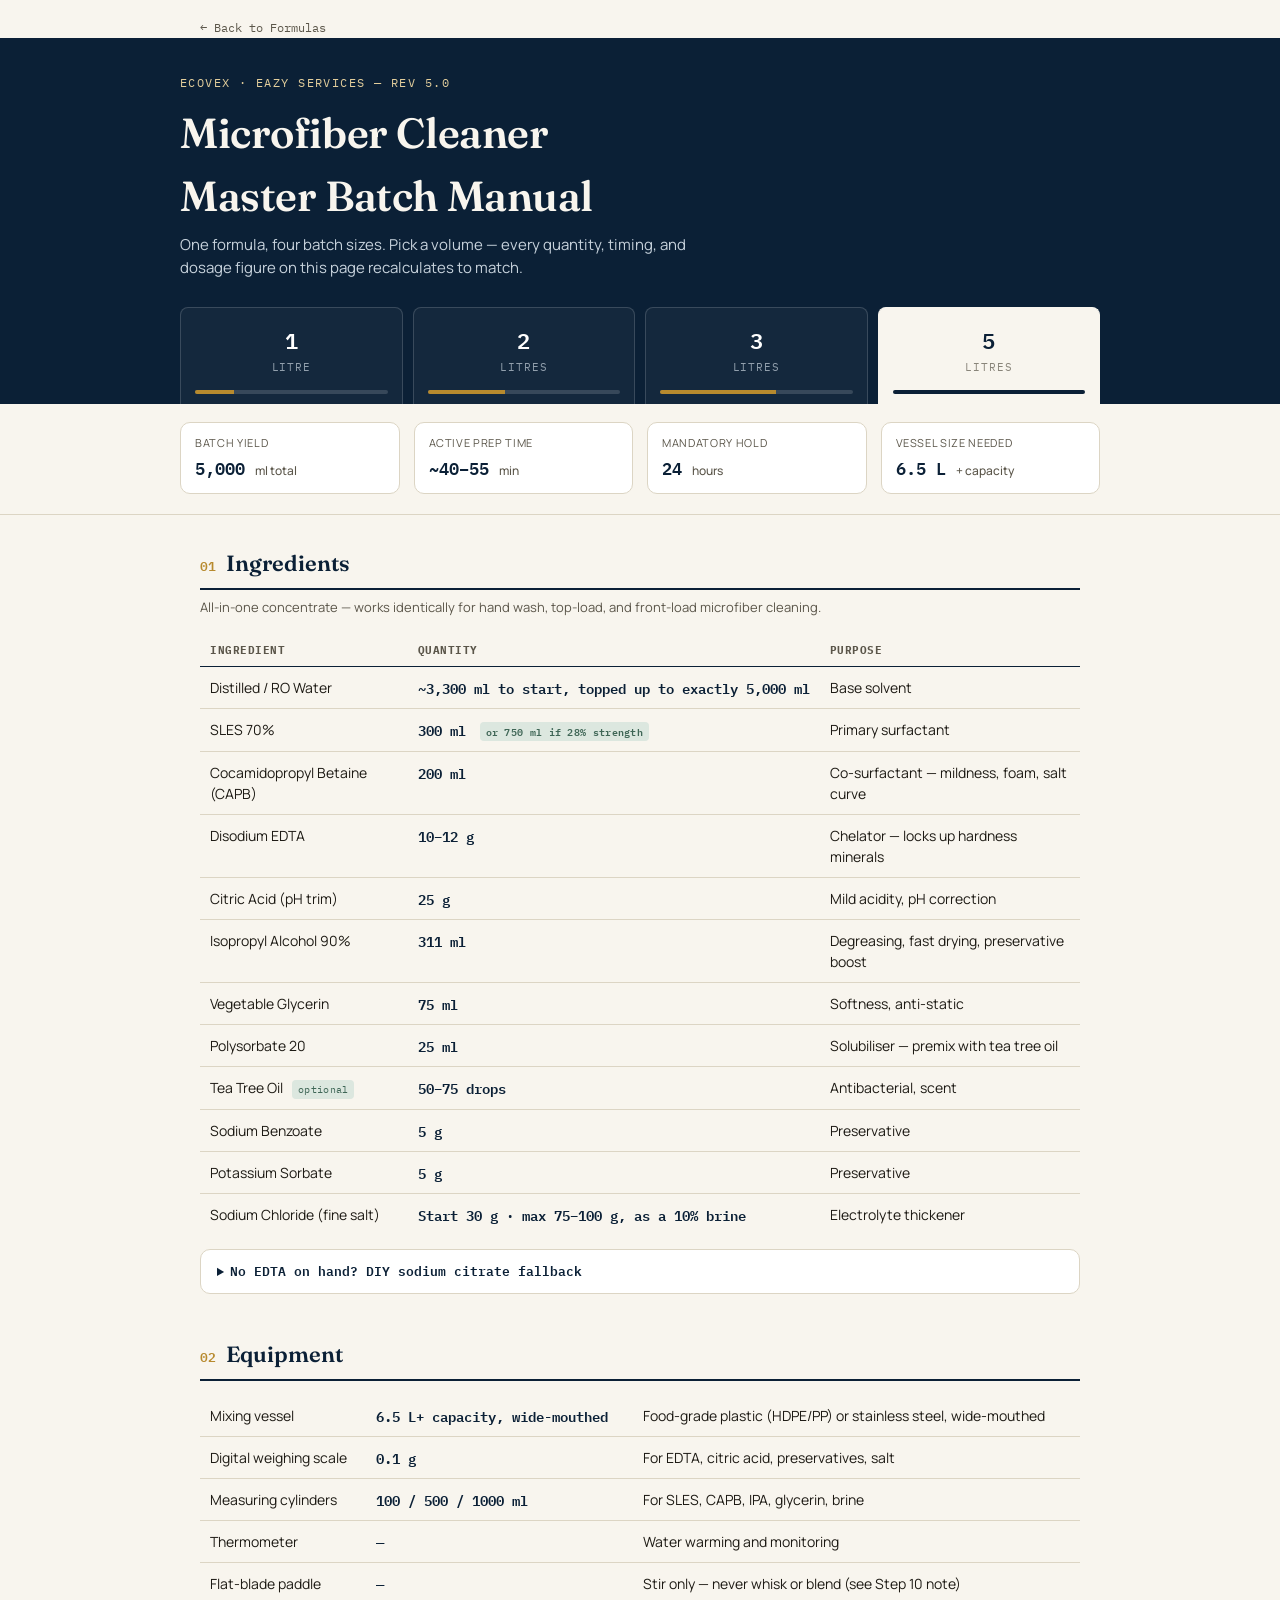
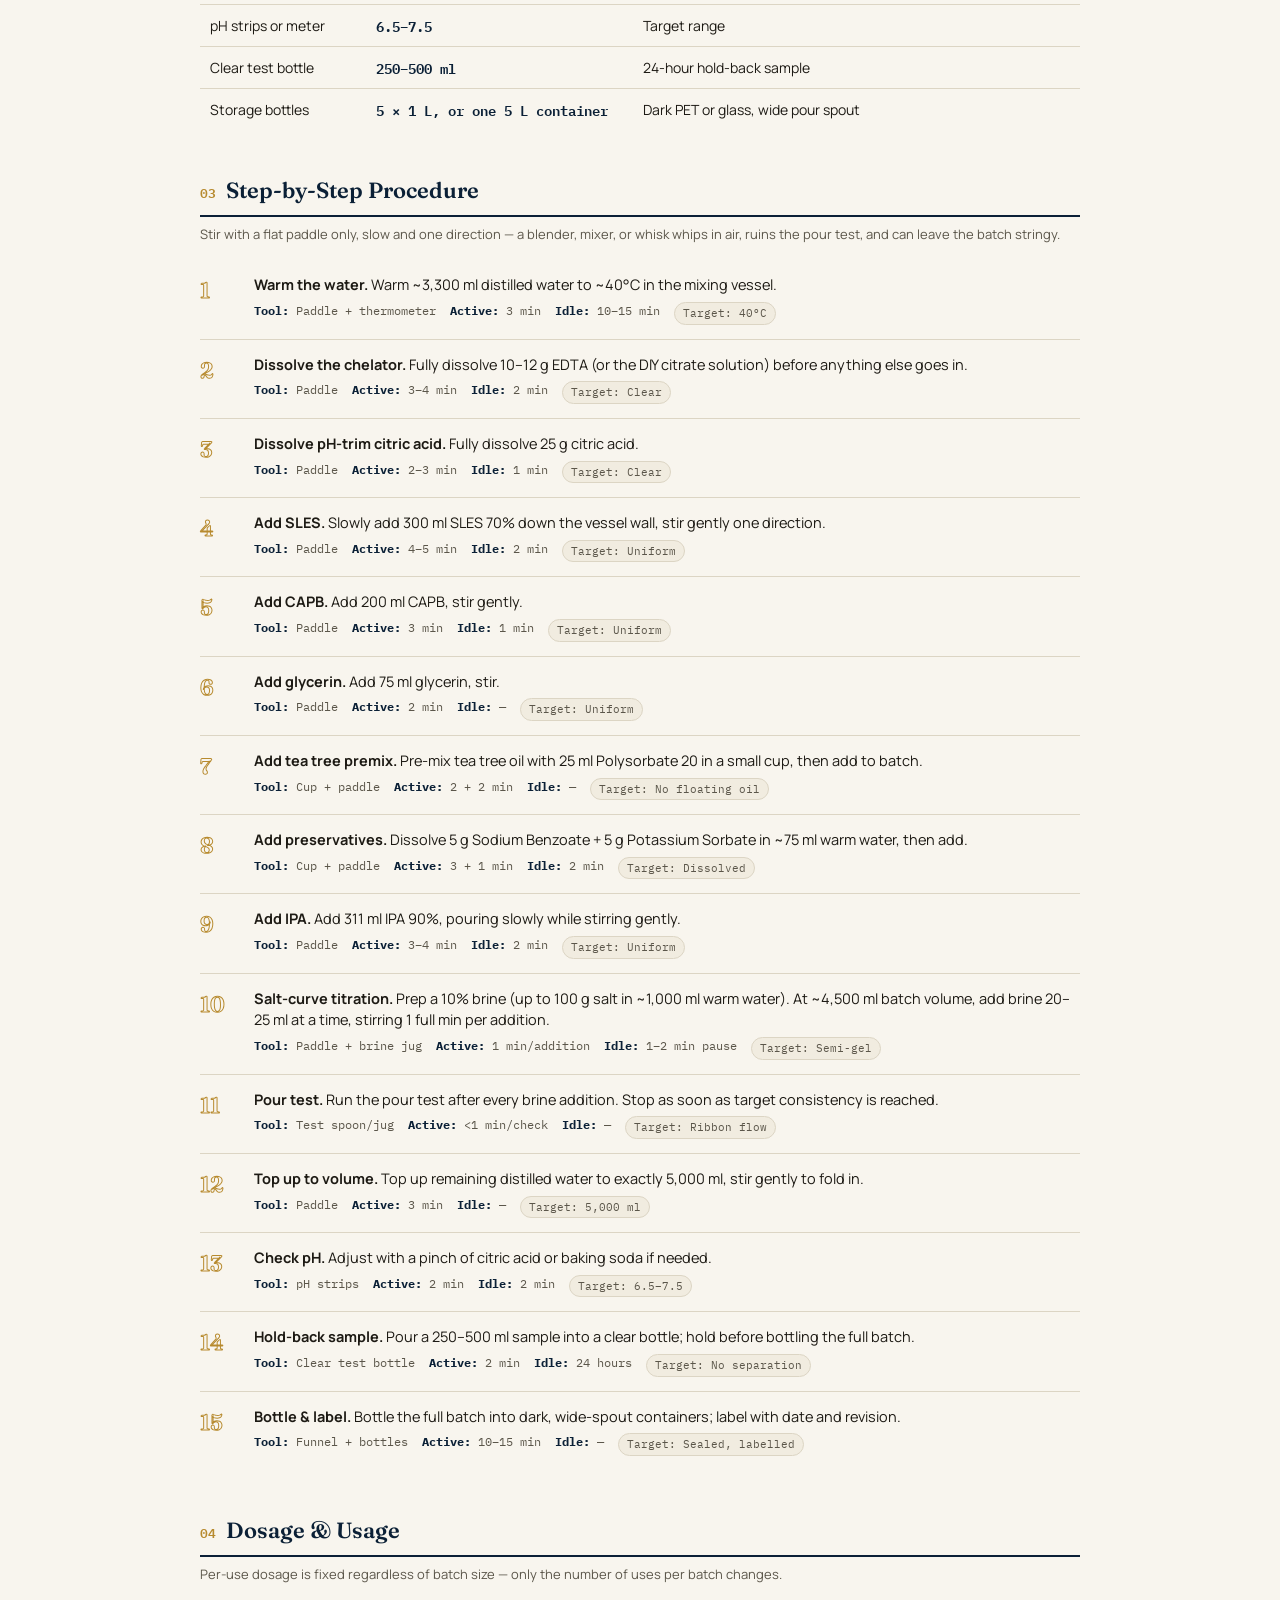
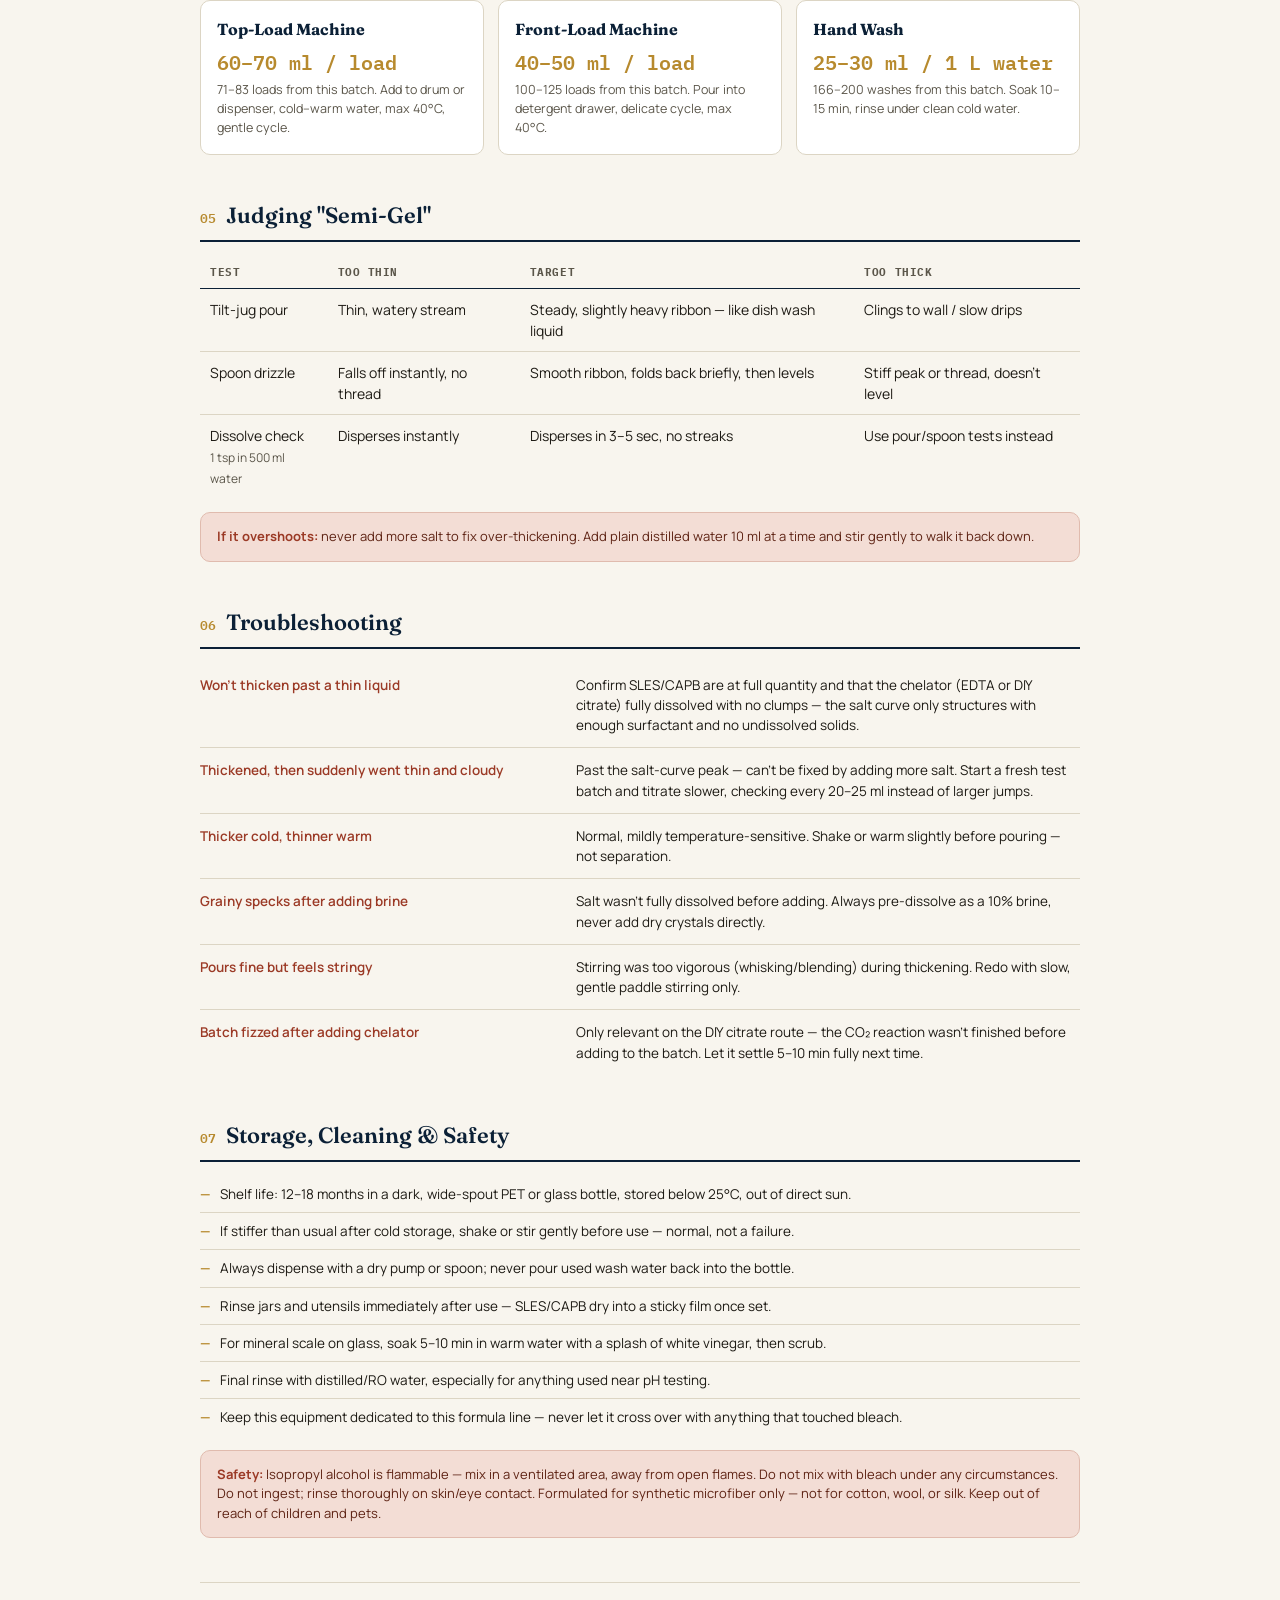
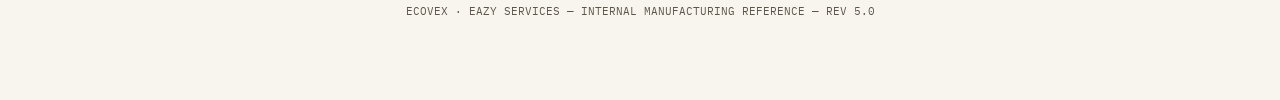
<file: pages/manuals/microfiber-cleaner.html>
<!DOCTYPE html>
<html lang="en">
<head>
<meta charset="UTF-8">
<meta name="viewport" content="width=device-width, initial-scale=1.0">
<title>Ecovex Microfiber Cleaner — Master Batch Manual</title>
<link rel="preconnect" href="https://fonts.googleapis.com">
<link href="https://fonts.googleapis.com/css2?family=Fraunces:opsz,wght@9..144,400;9..144,600;9..144,700&family=Manrope:wght@400;500;600;700;800&family=IBM+Plex+Mono:wght@400;500;600&display=swap" rel="stylesheet">
<style>
:root{
  --navy:#0B2036;
  --navy-2:#12304D;
  --paper:#F8F5EE;
  --paper-2:#F1ECE0;
  --ink:#1D1A14;
  --ink-soft:#5B564A;
  --gold:#B78A2E;
  --gold-soft:#E3CE9C;
  --sage:#3F6656;
  --sage-soft:#DCE7DF;
  --rust:#9B3A26;
  --rust-soft:#F3DDD5;
  --line:#DCD5C4;
  --mono:'IBM Plex Mono',monospace;
  --serif:'Fraunces',serif;
  --sans:'Manrope',sans-serif;
}
*{box-sizing:border-box;}
body{
  margin:0;
  background:var(--paper);
  color:var(--ink);
  font-family:var(--sans);
  line-height:1.5;
  -webkit-font-smoothing:antialiased;
}
.wrap{max-width:920px;margin:0 auto;padding:0 20px 80px;}

/* ---------- HEADER ---------- */
header.top{
  background:var(--navy);
  color:var(--paper);
  padding:36px 20px 0;
  position:relative;
}
.top-inner{max-width:920px;margin:0 auto;}
.eyebrow{
  font-family:var(--mono);
  font-size:12px;
  letter-spacing:.12em;
  text-transform:uppercase;
  color:var(--gold-soft);
  margin:0 0 10px;
}
h1{
  font-family:var(--serif);
  font-weight:600;
  font-size:clamp(28px,4vw,42px);
  margin:0 0 6px;
  letter-spacing:-0.01em;
}
.subtitle{
  color:#C7D2DC;
  font-size:15px;
  margin:0 0 28px;
  max-width:560px;
}

/* ---------- QUANTITY SELECTOR (cylinder marks) ---------- */
.selector{
  display:flex;
  gap:10px;
  padding-bottom:0;
}
.qty-btn{
  flex:1;
  position:relative;
  background:rgba(255,255,255,0.04);
  border:1px solid rgba(255,255,255,0.16);
  border-bottom:none;
  border-radius:8px 8px 0 0;
  color:#C7D2DC;
  font-family:var(--mono);
  font-size:14px;
  padding:14px 8px 30px;
  cursor:pointer;
  transition:background .15s ease, color .15s ease;
  text-align:center;
}
.qty-btn .n{display:block;font-size:22px;font-weight:600;color:#fff;}
.qty-btn .u{display:block;font-size:11px;letter-spacing:.08em;opacity:.7;margin-top:2px;}
.qty-btn:hover{background:rgba(255,255,255,0.08);}
.qty-btn.active{
  background:var(--paper);
  color:var(--navy);
  border-color:var(--paper);
}
.qty-btn.active .n{color:var(--navy);}
.qty-btn.active .u{color:var(--ink-soft);}
.fill-mark{
  position:absolute;
  left:14px;right:14px;bottom:10px;
  height:4px;
  border-radius:2px;
  background:rgba(255,255,255,0.15);
  overflow:hidden;
}
.fill-mark i{
  display:block;height:100%;
  background:var(--gold);
  width:var(--fill,20%);
}
.qty-btn.active .fill-mark{background:rgba(11,32,54,0.12);}
.qty-btn.active .fill-mark i{background:var(--navy);}

/* ---------- AT A GLANCE STRIP ---------- */
.glance{
  background:var(--paper);
  border-bottom:1px solid var(--line);
  padding:18px 20px 20px;
}
.glance-inner{
  max-width:920px;margin:0 auto;
  display:grid;
  grid-template-columns:repeat(4,1fr);
  gap:14px;
}
.glance-item{
  background:#fff;
  border:1px solid var(--line);
  border-radius:10px;
  padding:12px 14px;
}
.glance-item .label{font-size:11px;text-transform:uppercase;letter-spacing:.06em;color:var(--ink-soft);margin-bottom:4px;}
.glance-item .value{font-family:var(--mono);font-size:17px;font-weight:600;color:var(--navy);}
.glance-item .value small{font-family:var(--sans);font-weight:500;font-size:12px;color:var(--ink-soft);}

@media (max-width:640px){
  .glance-inner{grid-template-columns:repeat(2,1fr);}
}

/* ---------- SECTIONS ---------- */
main{padding-top:32px;}
section{margin-bottom:44px;}
.sec-head{
  display:flex;align-items:baseline;gap:10px;
  margin-bottom:14px;
  border-bottom:2px solid var(--navy);
  padding-bottom:8px;
}
.sec-num{font-family:var(--mono);color:var(--gold);font-size:13px;font-weight:600;}
h2{
  font-family:var(--serif);
  font-size:22px;
  font-weight:600;
  margin:0;
  color:var(--navy);
}
.sec-note{font-size:13px;color:var(--ink-soft);margin:-6px 0 16px;}

table{width:100%;border-collapse:collapse;font-size:14px;}
th{
  text-align:left;
  font-family:var(--mono);
  font-size:11px;
  text-transform:uppercase;
  letter-spacing:.05em;
  color:var(--ink-soft);
  padding:8px 10px;
  border-bottom:1px solid var(--navy);
}
td{padding:10px 10px;border-bottom:1px solid var(--line);vertical-align:top;}
tr:last-child td{border-bottom:none;}
.amt{font-family:var(--mono);font-weight:600;color:var(--navy);white-space:nowrap;}
.opt-tag{
  display:inline-block;
  font-family:var(--mono);
  font-size:10px;
  color:var(--sage);
  background:var(--sage-soft);
  padding:2px 6px;
  border-radius:4px;
  margin-left:6px;
  letter-spacing:.03em;
}

/* equipment */
.eq-grid{display:grid;grid-template-columns:1fr 1fr;gap:0;}
.eq-grid table{margin:0;}
@media (max-width:700px){.eq-grid{grid-template-columns:1fr;}}

/* steps */
.steps{display:flex;flex-direction:column;gap:0;}
.step{
  display:grid;
  grid-template-columns:40px 1fr;
  gap:14px;
  padding:14px 0;
  border-bottom:1px solid var(--line);
}
.step:last-child{border-bottom:none;}
.step-num{
  font-family:var(--serif);
  font-size:22px;
  font-weight:600;
  color:var(--gold-soft);
  -webkit-text-stroke:1px var(--gold);
  color:transparent;
}
.step-body p{margin:0 0 6px;font-size:14.5px;}
.step-meta{display:flex;gap:14px;flex-wrap:wrap;font-family:var(--mono);font-size:11.5px;color:var(--ink-soft);}
.step-meta b{color:var(--navy);}
.target-chip{
  display:inline-block;
  font-family:var(--mono);
  font-size:11px;
  background:var(--paper-2);
  border:1px solid var(--line);
  color:var(--ink-soft);
  padding:2px 8px;
  border-radius:20px;
}

/* dosage cards */
.dose-grid{display:grid;grid-template-columns:repeat(3,1fr);gap:14px;}
@media (max-width:700px){.dose-grid{grid-template-columns:1fr;}}
.dose-card{
  background:#fff;border:1px solid var(--line);border-radius:10px;
  padding:16px;
}
.dose-card h3{font-family:var(--serif);font-size:16px;margin:0 0 6px;color:var(--navy);}
.dose-card .big{font-family:var(--mono);font-size:20px;font-weight:600;color:var(--gold);margin-bottom:4px;}
.dose-card p{font-size:12.5px;color:var(--ink-soft);margin:0;}

/* troubleshooting */
.trouble-row{display:grid;grid-template-columns:1fr 1.4fr;gap:16px;padding:12px 0;border-bottom:1px solid var(--line);}
.trouble-row:last-child{border-bottom:none;}
.trouble-row .prob{font-size:13.5px;font-weight:600;color:var(--rust);}
.trouble-row .sol{font-size:13.5px;color:var(--ink);}

/* safety / cleaning compact */
.compact-list{margin:0;padding-left:0;list-style:none;font-size:13.5px;}
.compact-list li{
  padding:8px 0 8px 20px;
  border-bottom:1px solid var(--line);
  position:relative;
}
.compact-list li:last-child{border-bottom:none;}
.compact-list li:before{
  content:"—";
  position:absolute;left:0;top:8px;
  color:var(--gold);
  font-weight:700;
}
.warn-box{
  background:var(--rust-soft);
  border:1px solid #E0BBAE;
  border-radius:10px;
  padding:14px 16px;
  font-size:13px;
  color:#5E2314;
  margin-top:14px;
}
.warn-box b{color:var(--rust);}

details{margin-top:14px;background:#fff;border:1px solid var(--line);border-radius:10px;padding:12px 16px;}
details summary{cursor:pointer;font-family:var(--mono);font-size:12.5px;color:var(--navy);font-weight:600;}
details[open] summary{margin-bottom:10px;}
details p, details li{font-size:13px;color:var(--ink-soft);}

footer{
  text-align:center;
  font-family:var(--mono);
  font-size:11px;
  color:var(--ink-soft);
  padding-top:20px;
  border-top:1px solid var(--line);
}
</style>
</head>
<body>

<div class="wrap" style="padding-bottom:0">
  <div style="padding:14px 0 0"><a href="../formulas.html" style="font-family:var(--mono);font-size:12px;color:var(--ink-soft);text-decoration:none;">← Back to Formulas</a></div>
</div>

<header class="top">
  <div class="top-inner">
    <p class="eyebrow">Ecovex · Eazy Services — Rev 5.0</p>
    <h1>Microfiber Cleaner<br>Master Batch Manual</h1>
    <p class="subtitle">One formula, four batch sizes. Pick a volume — every quantity, timing, and dosage figure on this page recalculates to match.</p>
    <div class="selector" id="selector">
      <button class="qty-btn" data-l="1"><span class="n">1</span><span class="u">LITRE</span><span class="fill-mark" style="--fill:20%"><i></i></span></button>
      <button class="qty-btn" data-l="2"><span class="n">2</span><span class="u">LITRES</span><span class="fill-mark" style="--fill:40%"><i></i></span></button>
      <button class="qty-btn" data-l="3"><span class="n">3</span><span class="u">LITRES</span><span class="fill-mark" style="--fill:60%"><i></i></span></button>
      <button class="qty-btn active" data-l="5"><span class="n">5</span><span class="u">LITRES</span><span class="fill-mark" style="--fill:100%"><i></i></span></button>
    </div>
  </div>
</header>

<div class="glance">
  <div class="glance-inner">
    <div class="glance-item"><div class="label">Batch yield</div><div class="value" id="g-yield">—</div></div>
    <div class="glance-item"><div class="label">Active prep time</div><div class="value" id="g-active">—</div></div>
    <div class="glance-item"><div class="label">Mandatory hold</div><div class="value">24 <small>hours</small></div></div>
    <div class="glance-item"><div class="label">Vessel size needed</div><div class="value" id="g-vessel">—</div></div>
  </div>
</div>

<div class="wrap">
<main>

  <section id="sec-ingredients">
    <div class="sec-head"><span class="sec-num">01</span><h2>Ingredients</h2></div>
    <p class="sec-note">All-in-one concentrate — works identically for hand wash, top-load, and front-load microfiber cleaning.</p>
    <table>
      <thead><tr><th>Ingredient</th><th>Quantity</th><th>Purpose</th></tr></thead>
      <tbody id="ing-body"></tbody>
    </table>

    <details>
      <summary>No EDTA on hand? DIY sodium citrate fallback</summary>
      <p>React citric acid with baking soda separately, then add the clear solution in place of EDTA at Step 2. Weigh these two as a separate portion from the pH-trim citric acid in the main table above — don't merge the piles.</p>
      <table>
        <thead><tr><th>Item</th><th>Quantity</th></tr></thead>
        <tbody id="diy-body"></tbody>
      </table>
      <p>Dissolve the baking soda in the water first (wide bowl — foams up), then stir in citric acid slowly; it will fizz hard. Let it sit 5–10 min until fizzing fully stops before adding to the batch.</p>
    </details>
  </section>

  <section id="sec-equipment">
    <div class="sec-head"><span class="sec-num">02</span><h2>Equipment</h2></div>
    <table>
      <tbody>
        <tr><td>Mixing vessel</td><td class="amt" id="eq-vessel">—</td><td>Food-grade plastic (HDPE/PP) or stainless steel, wide-mouthed</td></tr>
        <tr><td>Digital weighing scale</td><td class="amt">0.1 g</td><td>For EDTA, citric acid, preservatives, salt</td></tr>
        <tr><td>Measuring cylinders</td><td class="amt">100 / 500 / 1000 ml</td><td>For SLES, CAPB, IPA, glycerin, brine</td></tr>
        <tr><td>Thermometer</td><td class="amt">—</td><td>Water warming and monitoring</td></tr>
        <tr><td>Flat-blade paddle</td><td class="amt">—</td><td>Stir only — never whisk or blend (see Step 10 note)</td></tr>
        <tr><td>pH strips or meter</td><td class="amt">6.5–7.5</td><td>Target range</td></tr>
        <tr><td>Clear test bottle</td><td class="amt">250–500 ml</td><td>24-hour hold-back sample</td></tr>
        <tr><td>Storage bottles</td><td class="amt" id="eq-bottles">—</td><td>Dark PET or glass, wide pour spout</td></tr>
      </tbody>
    </table>
  </section>

  <section id="sec-procedure">
    <div class="sec-head"><span class="sec-num">03</span><h2>Step-by-Step Procedure</h2></div>
    <p class="sec-note">Stir with a flat paddle only, slow and one direction — a blender, mixer, or whisk whips in air, ruins the pour test, and can leave the batch stringy.</p>
    <div class="steps" id="steps-body"></div>
  </section>

  <section id="sec-dosage">
    <div class="sec-head"><span class="sec-num">04</span><h2>Dosage &amp; Usage</h2></div>
    <p class="sec-note">Per-use dosage is fixed regardless of batch size — only the number of uses per batch changes.</p>
    <div class="dose-grid" id="dose-body"></div>
  </section>

  <section id="sec-judge">
    <div class="sec-head"><span class="sec-num">05</span><h2>Judging "Semi-Gel"</h2></div>
    <table>
      <thead><tr><th>Test</th><th>Too thin</th><th>Target</th><th>Too thick</th></tr></thead>
      <tbody>
        <tr><td>Tilt-jug pour</td><td>Thin, watery stream</td><td>Steady, slightly heavy ribbon — like dish wash liquid</td><td>Clings to wall / slow drips</td></tr>
        <tr><td>Spoon drizzle</td><td>Falls off instantly, no thread</td><td>Smooth ribbon, folds back briefly, then levels</td><td>Stiff peak or thread, doesn't level</td></tr>
        <tr><td>Dissolve check<br><span style="color:var(--ink-soft);font-size:12px">1 tsp in 500 ml water</span></td><td>Disperses instantly</td><td>Disperses in 3–5 sec, no streaks</td><td>Use pour/spoon tests instead</td></tr>
      </tbody>
    </table>
    <div class="warn-box"><b>If it overshoots:</b> never add more salt to fix over-thickening. Add plain distilled water 10 ml at a time and stir gently to walk it back down.</div>
  </section>

  <section id="sec-trouble">
    <div class="sec-head"><span class="sec-num">06</span><h2>Troubleshooting</h2></div>
    <div id="trouble-body">
      <div class="trouble-row"><div class="prob">Won't thicken past a thin liquid</div><div class="sol">Confirm SLES/CAPB are at full quantity and that the chelator (EDTA or DIY citrate) fully dissolved with no clumps — the salt curve only structures with enough surfactant and no undissolved solids.</div></div>
      <div class="trouble-row"><div class="prob">Thickened, then suddenly went thin and cloudy</div><div class="sol">Past the salt-curve peak — can't be fixed by adding more salt. Start a fresh test batch and titrate slower, checking every 20–25 ml instead of larger jumps.</div></div>
      <div class="trouble-row"><div class="prob">Thicker cold, thinner warm</div><div class="sol">Normal, mildly temperature-sensitive. Shake or warm slightly before pouring — not separation.</div></div>
      <div class="trouble-row"><div class="prob">Grainy specks after adding brine</div><div class="sol">Salt wasn't fully dissolved before adding. Always pre-dissolve as a 10% brine, never add dry crystals directly.</div></div>
      <div class="trouble-row"><div class="prob">Pours fine but feels stringy</div><div class="sol">Stirring was too vigorous (whisking/blending) during thickening. Redo with slow, gentle paddle stirring only.</div></div>
      <div class="trouble-row"><div class="prob">Batch fizzed after adding chelator</div><div class="sol">Only relevant on the DIY citrate route — the CO₂ reaction wasn't finished before adding to the batch. Let it settle 5–10 min fully next time.</div></div>
    </div>
  </section>

  <section id="sec-storage">
    <div class="sec-head"><span class="sec-num">07</span><h2>Storage, Cleaning &amp; Safety</h2></div>
    <ul class="compact-list">
      <li>Shelf life: 12–18 months in a dark, wide-spout PET or glass bottle, stored below 25°C, out of direct sun.</li>
      <li>If stiffer than usual after cold storage, shake or stir gently before use — normal, not a failure.</li>
      <li>Always dispense with a dry pump or spoon; never pour used wash water back into the bottle.</li>
      <li>Rinse jars and utensils immediately after use — SLES/CAPB dry into a sticky film once set.</li>
      <li>For mineral scale on glass, soak 5–10 min in warm water with a splash of white vinegar, then scrub.</li>
      <li>Final rinse with distilled/RO water, especially for anything used near pH testing.</li>
      <li>Keep this equipment dedicated to this formula line — never let it cross over with anything that touched bleach.</li>
    </ul>
    <div class="warn-box">
      <b>Safety:</b> Isopropyl alcohol is flammable — mix in a ventilated area, away from open flames. Do not mix with bleach under any circumstances. Do not ingest; rinse thoroughly on skin/eye contact. Formulated for synthetic microfiber only — not for cotton, wool, or silk. Keep out of reach of children and pets.
    </div>
  </section>

</main>

<footer>ECOVEX · EAZY SERVICES — INTERNAL MANUFACTURING REFERENCE — REV 5.0</footer>
</div>

<script>
// ---------- Base per-litre reference values (derived from the 5L formula ÷ 5) ----------
const base = {
  startWaterFrac: 0.66,
  slesA: 60,        // ml/L, SLES 70%
  slesB: 150,       // ml/L, SLES 28% alt
  capb: 40,         // ml/L
  edtaLo: 2.0, edtaHi: 2.4,   // g/L
  citricTrim: 5,    // g/L
  ipa: 62.2,        // ml/L (90% stock)
  glycerin: 15,     // ml/L
  poly20: 5,         // ml/L
  teaLo: 10, teaHi: 15, // drops/L
  benzoate: 1,      // g/L
  sorbate: 1,       // g/L
  saltStart: 6,     // g/L
  saltMaxLo: 15, saltMaxHi: 20, // g/L
  diyCitric: 11.2,  // g/L
  diyBaking: 14.6,  // g/L
  diyWater: 40      // ml/L
};

function r(n, step=1){ return Math.round(n/step)*step; }
function fmt(n){ return (Math.round(n*10)/10).toLocaleString('en-IN'); }

function render(L){
  const total = L*1000;
  const startWater = r(total*base.startWaterFrac, 25);

  // ---- Ingredients table ----
  const rows = [
    ['Distilled / RO Water', `~${fmt(startWater)} ml to start, topped up to exactly ${fmt(total)} ml`, 'Base solvent'],
    ['SLES 70%', `${fmt(base.slesA*L)} ml <span class="opt-tag">or ${fmt(base.slesB*L)} ml if 28% strength</span>`, 'Primary surfactant'],
    ['Cocamidopropyl Betaine (CAPB)', `${fmt(base.capb*L)} ml`, 'Co-surfactant — mildness, foam, salt curve'],
    ['Disodium EDTA', `${fmt(base.edtaLo*L)}–${fmt(base.edtaHi*L)} g`, 'Chelator — locks up hardness minerals'],
    ['Citric Acid (pH trim)', `${fmt(base.citricTrim*L)} g`, 'Mild acidity, pH correction'],
    ['Isopropyl Alcohol 90%', `${fmt(base.ipa*L)} ml`, 'Degreasing, fast drying, preservative boost'],
    ['Vegetable Glycerin', `${fmt(base.glycerin*L)} ml`, 'Softness, anti-static'],
    ['Polysorbate 20', `${fmt(base.poly20*L)} ml`, 'Solubiliser — premix with tea tree oil'],
    ['Tea Tree Oil <span class="opt-tag">optional</span>', `${fmt(base.teaLo*L)}–${fmt(base.teaHi*L)} drops`, 'Antibacterial, scent'],
    ['Sodium Benzoate', `${fmt(base.benzoate*L)} g`, 'Preservative'],
    ['Potassium Sorbate', `${fmt(base.sorbate*L)} g`, 'Preservative'],
    ['Sodium Chloride (fine salt)', `Start ${fmt(base.saltStart*L)} g · max ${fmt(base.saltMaxLo*L)}–${fmt(base.saltMaxHi*L)} g, as a 10% brine`, 'Electrolyte thickener']
  ];
  document.getElementById('ing-body').innerHTML = rows.map(x=>
    `<tr><td>${x[0]}</td><td class="amt">${x[1]}</td><td>${x[2]}</td></tr>`).join('');

  document.getElementById('diy-body').innerHTML = `
    <tr><td>Citric Acid</td><td class="amt">${fmt(base.diyCitric*L)} g</td></tr>
    <tr><td>Baking Soda</td><td class="amt">${fmt(base.diyBaking*L)} g</td></tr>
    <tr><td>Warm water (to dissolve)</td><td class="amt">~${fmt(base.diyWater*L)} ml</td></tr>`;

  // ---- Glance strip ----
  const loadsTopLo = Math.floor(total/70), loadsTopHi = Math.floor(total/60);
  document.getElementById('g-yield').innerHTML = `${fmt(total)} <small>ml total</small>`;
  document.getElementById('g-active').innerHTML = L<=2 ? `~30–40 <small>min</small>` : `~40–55 <small>min</small>`;
  const vesselSize = Math.ceil((total*1.3)/100)/10;
  document.getElementById('g-vessel').innerHTML = `${fmt(vesselSize)} L <small>+ capacity</small>`;
  document.getElementById('eq-vessel').textContent = `${fmt(vesselSize)} L+ capacity, wide-mouthed`;
  document.getElementById('eq-bottles').textContent = L===1 ? '1 × 1 L bottle' : `${L} × 1 L, or one ${L} L container`;

  // ---- Steps ----
  const brineMaxSalt = base.saltMaxHi*L;
  const brineWater = r(brineMaxSalt*10, 10);
  const saltMark = r(total*0.9, 10);
  const steps = [
    ['Warm the water', `Warm ~${fmt(startWater)} ml distilled water to ~40°C in the mixing vessel.`, 'Paddle + thermometer', '3 min', '10–15 min', '40°C'],
    ['Dissolve the chelator', `Fully dissolve ${fmt(base.edtaLo*L)}–${fmt(base.edtaHi*L)} g EDTA (or the DIY citrate solution) before anything else goes in.`, 'Paddle', '3–4 min', '2 min', 'Clear'],
    ['Dissolve pH-trim citric acid', `Fully dissolve ${fmt(base.citricTrim*L)} g citric acid.`, 'Paddle', '2–3 min', '1 min', 'Clear'],
    ['Add SLES', `Slowly add ${fmt(base.slesA*L)} ml SLES 70% down the vessel wall, stir gently one direction.`, 'Paddle', '4–5 min', '2 min', 'Uniform'],
    ['Add CAPB', `Add ${fmt(base.capb*L)} ml CAPB, stir gently.`, 'Paddle', '3 min', '1 min', 'Uniform'],
    ['Add glycerin', `Add ${fmt(base.glycerin*L)} ml glycerin, stir.`, 'Paddle', '2 min', '—', 'Uniform'],
    ['Add tea tree premix', `Pre-mix tea tree oil with ${fmt(base.poly20*L)} ml Polysorbate 20 in a small cup, then add to batch.`, 'Cup + paddle', '2 + 2 min', '—', 'No floating oil'],
    ['Add preservatives', `Dissolve ${fmt(base.benzoate*L)} g Sodium Benzoate + ${fmt(base.sorbate*L)} g Potassium Sorbate in ~${fmt(75*L/5)} ml warm water, then add.`, 'Cup + paddle', '3 + 1 min', '2 min', 'Dissolved'],
    ['Add IPA', `Add ${fmt(base.ipa*L)} ml IPA 90%, pouring slowly while stirring gently.`, 'Paddle', '3–4 min', '2 min', 'Uniform'],
    ['Salt-curve titration', `Prep a 10% brine (up to ${fmt(brineMaxSalt)} g salt in ~${fmt(brineWater)} ml warm water). At ~${fmt(saltMark)} ml batch volume, add brine 20–25 ml at a time, stirring 1 full min per addition.`, 'Paddle + brine jug', '1 min/addition', '1–2 min pause', 'Semi-gel'],
    ['Pour test', `Run the pour test after every brine addition. Stop as soon as target consistency is reached.`, 'Test spoon/jug', '<1 min/check', '—', 'Ribbon flow'],
    ['Top up to volume', `Top up remaining distilled water to exactly ${fmt(total)} ml, stir gently to fold in.`, 'Paddle', '3 min', '—', `${fmt(total)} ml`],
    ['Check pH', `Adjust with a pinch of citric acid or baking soda if needed.`, 'pH strips', '2 min', '2 min', '6.5–7.5'],
    ['Hold-back sample', `Pour a 250–500 ml sample into a clear bottle; hold before bottling the full batch.`, 'Clear test bottle', '2 min', '24 hours', 'No separation'],
    ['Bottle & label', `Bottle the full batch into dark, wide-spout containers; label with date and revision.`, 'Funnel + bottles', '10–15 min', '—', 'Sealed, labelled']
  ];
  document.getElementById('steps-body').innerHTML = steps.map((s,i)=>`
    <div class="step">
      <div class="step-num">${i+1}</div>
      <div class="step-body">
        <p><strong>${s[0]}.</strong> ${s[1]}</p>
        <div class="step-meta"><span><b>Tool:</b> ${s[2]}</span><span><b>Active:</b> ${s[3]}</span><span><b>Idle:</b> ${s[4]}</span><span class="target-chip">Target: ${s[5]}</span></div>
      </div>
    </div>`).join('');

  // ---- Dosage cards ----
  const tl = [Math.floor(total/70), Math.floor(total/60)];
  const fl = [Math.floor(total/50), Math.floor(total/40)];
  const hw = [Math.floor(total/30), Math.floor(total/25)];
  document.getElementById('dose-body').innerHTML = `
    <div class="dose-card"><h3>Top-Load Machine</h3><div class="big">60–70 ml / load</div><p>${tl[0]}–${tl[1]} loads from this batch. Add to drum or dispenser, cold–warm water, max 40°C, gentle cycle.</p></div>
    <div class="dose-card"><h3>Front-Load Machine</h3><div class="big">40–50 ml / load</div><p>${fl[0]}–${fl[1]} loads from this batch. Pour into detergent drawer, delicate cycle, max 40°C.</p></div>
    <div class="dose-card"><h3>Hand Wash</h3><div class="big">25–30 ml / 1 L water</div><p>${hw[0]}–${hw[1]} washes from this batch. Soak 10–15 min, rinse under clean cold water.</p></div>`;

  // ---- Selector state ----
  document.querySelectorAll('.qty-btn').forEach(b=>{
    b.classList.toggle('active', Number(b.dataset.l)===L);
  });
}

document.getElementById('selector').addEventListener('click', e=>{
  const btn = e.target.closest('.qty-btn');
  if(!btn) return;
  render(Number(btn.dataset.l));
});

render(5);
</script>
</body>
</html>
</file>
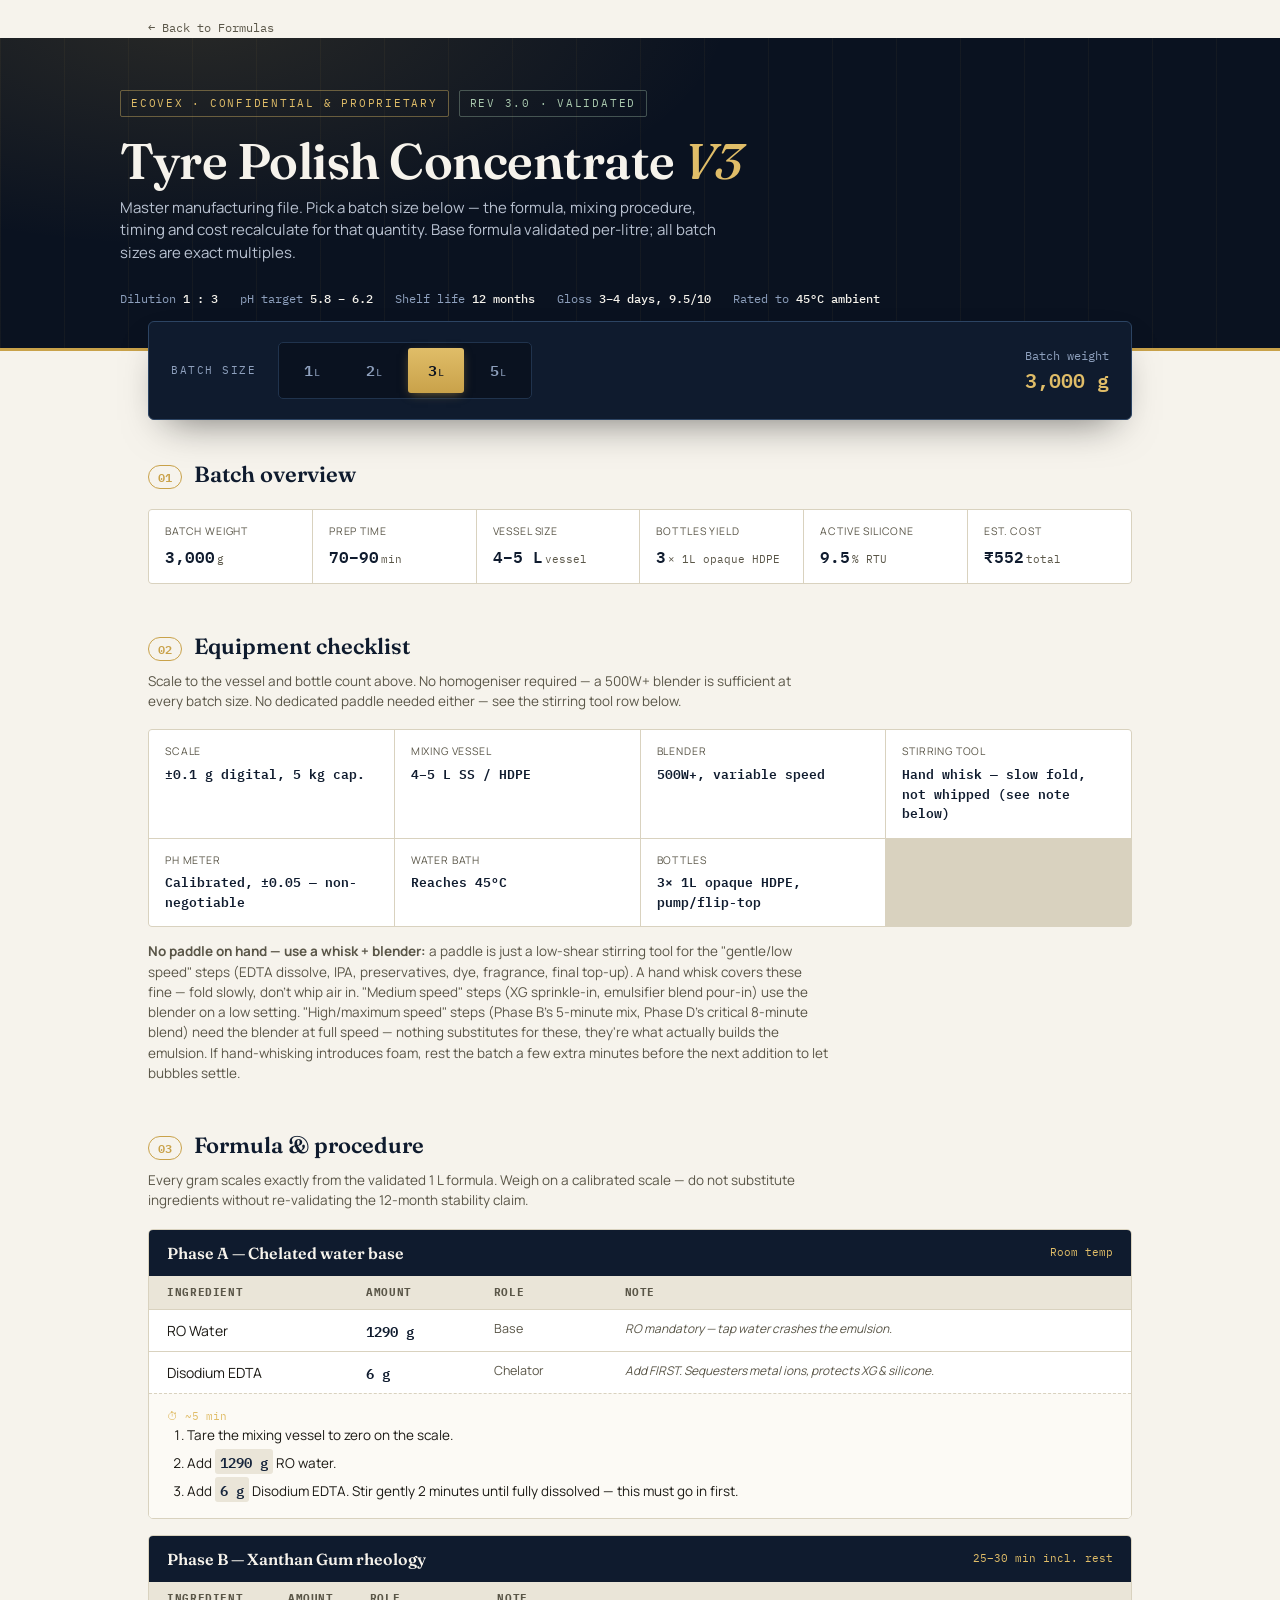
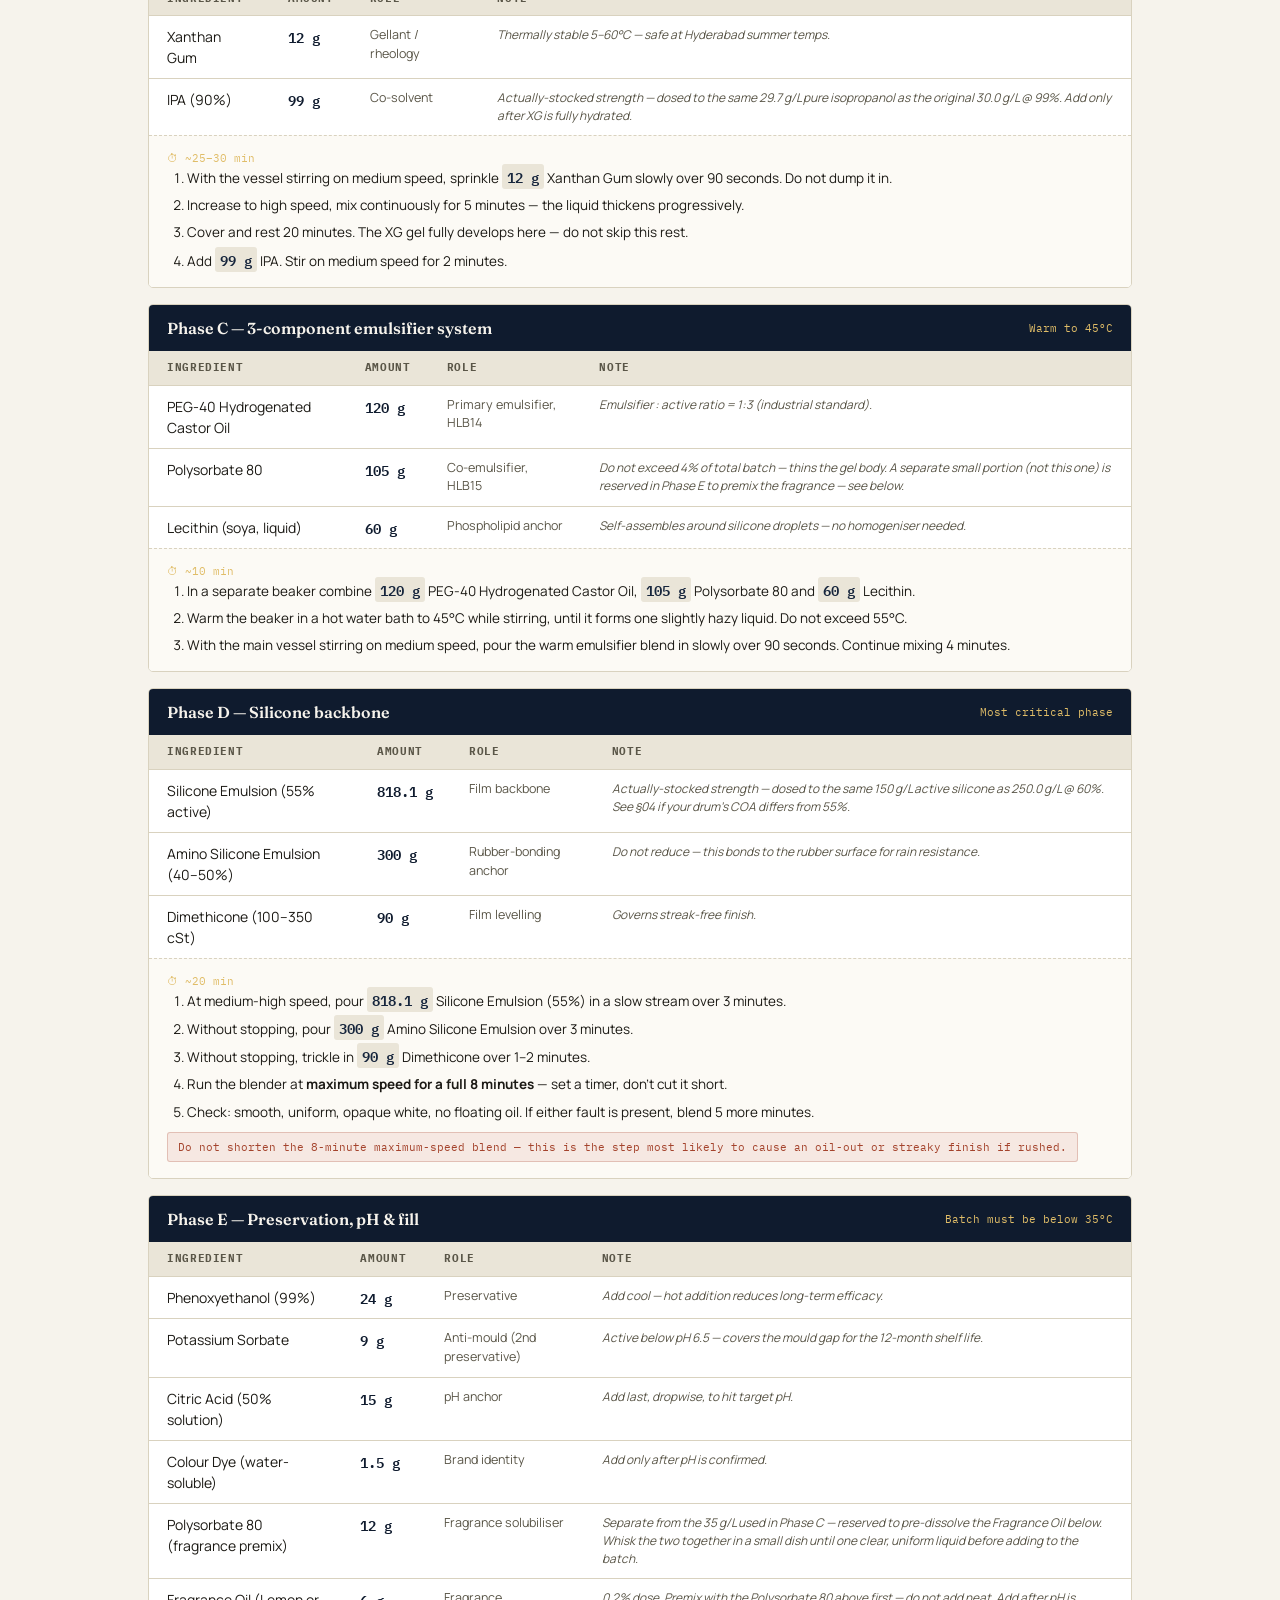
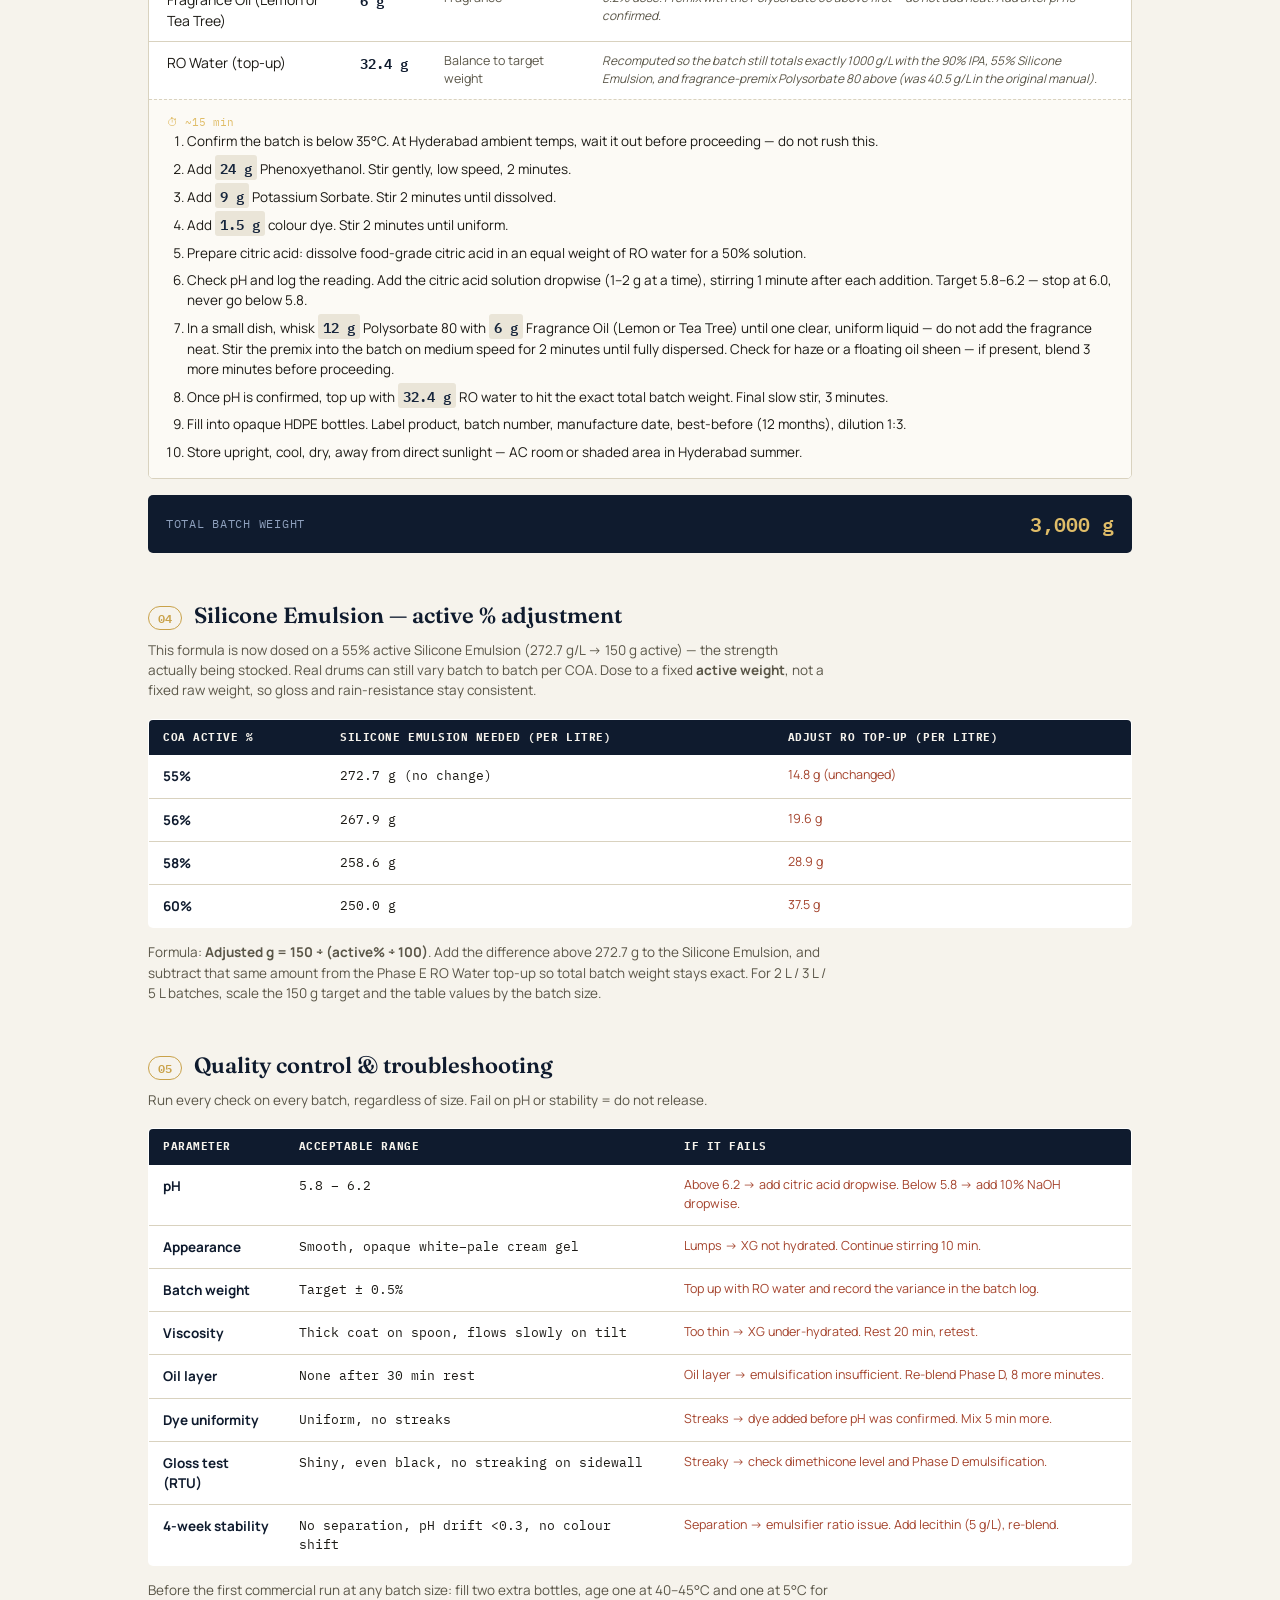
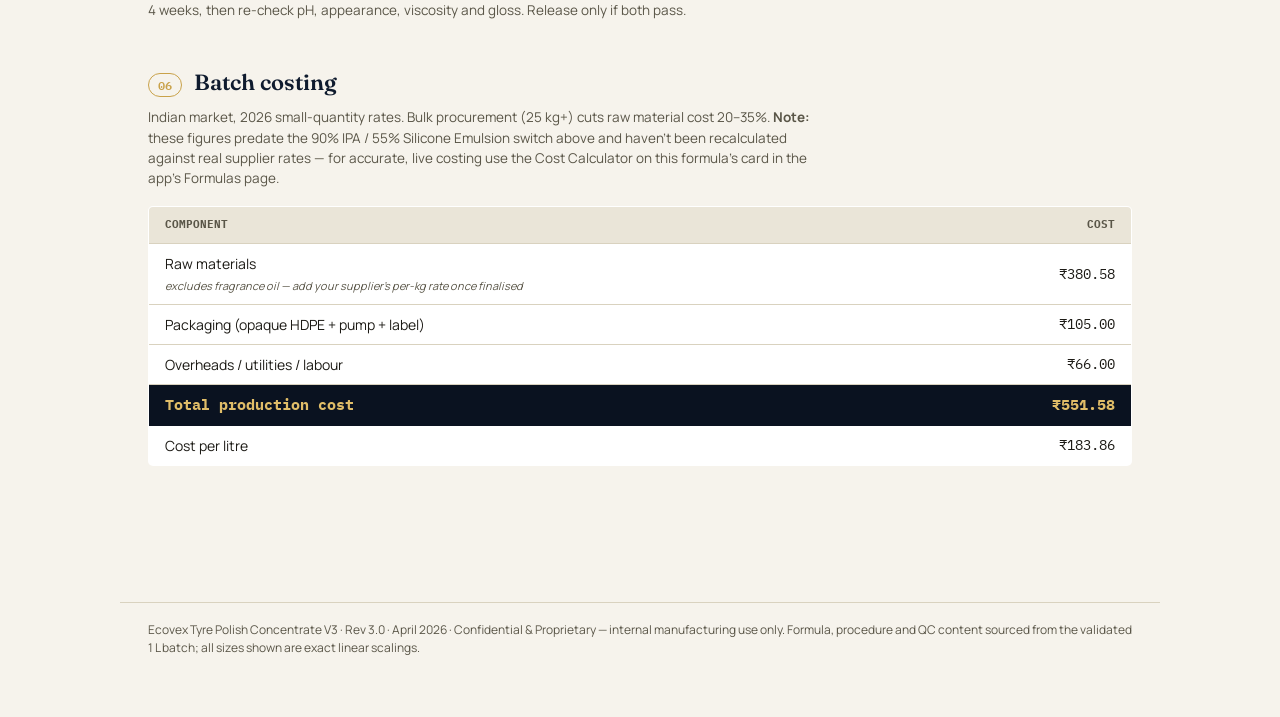
<file: pages/manuals/tyre-polish-v3.html>
<!DOCTYPE html>
<html lang="en">
<head>
<meta charset="UTF-8">
<title>Ecovex Tyre Polish Concentrate V3 — Master Manufacturing File</title>
<meta name="viewport" content="width=device-width, initial-scale=1">
<link rel="preconnect" href="https://fonts.googleapis.com">
<link href="https://fonts.googleapis.com/css2?family=Fraunces:opsz,wght@9..144,400;9..144,500;9..144,600;9..144,700&family=Manrope:wght@400;500;600;700;800&family=IBM+Plex+Mono:wght@400;500;600&display=swap" rel="stylesheet">
<style>
  :root{
    --navy-950:#0a1220;
    --navy-900:#0f1b2e;
    --navy-800:#16253c;
    --navy-700:#20334d;
    --navy-600:#2c4463;
    --paper:#f6f3ec;
    --paper-dim:#eae5d8;
    --gold:#c9a24a;
    --gold-bright:#e0bd68;
    --ink:#1c1a15;
    --ink-soft:#5a5648;
    --line:#d9d2bf;
    --danger:#a4432c;
    --danger-bg:#f6e8e2;
    --ok:#3f6a4c;
    --ok-bg:#e7efe6;
  }
  *{box-sizing:border-box;}
  html,body{margin:0;padding:0;}
  body{
    background:var(--paper);
    color:var(--ink);
    font-family:'Manrope',sans-serif;
    line-height:1.5;
    -webkit-font-smoothing:antialiased;
  }
  ::selection{background:var(--gold);color:var(--navy-950);}

  .mono{font-family:'IBM Plex Mono',monospace;}

  /* ---------- HEADER ---------- */
  header.masthead{
    background:
      radial-gradient(ellipse 900px 400px at 15% -10%, rgba(201,162,74,0.16), transparent 60%),
      var(--navy-950);
    color:var(--paper);
    padding:52px 28px 40px;
    position:relative;
    overflow:hidden;
    border-bottom:3px solid var(--gold);
  }
  header.masthead::before{
    content:"";
    position:absolute; inset:0;
    background-image: repeating-linear-gradient(90deg, rgba(201,162,74,0.055) 0px, rgba(201,162,74,0.055) 1px, transparent 1px, transparent 64px);
    pointer-events:none;
  }
  .masthead-inner{max-width:1040px;margin:0 auto;position:relative;}
  .eyebrow-row{display:flex;align-items:center;gap:10px;margin-bottom:18px;}
  .eyebrow{
    font-family:'IBM Plex Mono',monospace;
    font-size:11px;letter-spacing:0.16em;text-transform:uppercase;
    color:var(--gold-bright);
    border:1px solid rgba(224,189,104,0.4);
    padding:4px 10px;border-radius:2px;
  }
  .eyebrow.status{color:#a9c9ae;border-color:rgba(169,201,174,0.35);}
  h1.title{
    font-family:'Fraunces',serif;
    font-weight:600;
    font-size:clamp(30px,4.4vw,50px);
    line-height:1.04;
    margin:0 0 6px;
    letter-spacing:-0.01em;
  }
  h1.title em{font-style:italic;color:var(--gold-bright);font-weight:500;}
  .subtitle{
    color:#b9c2d1;font-size:15px;max-width:620px;margin-top:10px;
  }
  .meta-strip{
    display:flex;flex-wrap:wrap;gap:22px;margin-top:26px;
    font-family:'IBM Plex Mono',monospace;font-size:12px;color:#8ea0bd;
  }
  .meta-strip span b{color:var(--paper);font-weight:500;}

  /* ---------- BATCH SELECTOR (signature element) ---------- */
  .selector-dock{
    max-width:1040px;margin:-30px auto 0;padding:0 28px;position:relative;z-index:5;
  }
  .selector-card{
    background:var(--navy-900);
    border:1px solid var(--navy-600);
    border-radius:6px;
    padding:20px 22px;
    box-shadow:0 18px 40px -18px rgba(0,0,0,0.55);
    display:flex;align-items:center;gap:22px;flex-wrap:wrap;
  }
  .selector-label{
    font-family:'IBM Plex Mono',monospace;font-size:11px;letter-spacing:0.14em;
    text-transform:uppercase;color:#8ea0bd;white-space:nowrap;
  }
  .dial{display:flex;gap:6px;background:var(--navy-950);padding:5px;border-radius:5px;border:1px solid var(--navy-700);}
  .dial button{
    font-family:'IBM Plex Mono',monospace;
    font-size:15px;font-weight:600;
    background:transparent;border:none;color:#8ea0bd;
    padding:10px 20px;border-radius:3px;cursor:pointer;
    transition:all .18s ease;
    position:relative;
  }
  .dial button:hover{color:var(--paper);}
  .dial button.active{
    background:linear-gradient(180deg,var(--gold-bright),var(--gold));
    color:var(--navy-950);
    box-shadow:0 3px 10px -3px rgba(201,162,74,0.6);
  }
  .dial button .unit{font-size:10px;opacity:0.75;margin-left:1px;}
  .selector-readout{
    margin-left:auto;text-align:right;
    font-family:'IBM Plex Mono',monospace;color:#8ea0bd;font-size:12px;
  }
  .selector-readout b{
    display:block;color:var(--gold-bright);font-size:20px;font-weight:600;
  }

  /* ---------- LAYOUT ---------- */
  main{max-width:1040px;margin:0 auto;padding:38px 28px 90px;}
  section{margin-bottom:46px;}
  h2.section-head{
    font-family:'Fraunces',serif;font-weight:600;font-size:22px;
    display:flex;align-items:baseline;gap:12px;margin:0 0 18px;
    color:var(--navy-900);
  }
  h2.section-head .num{
    font-family:'IBM Plex Mono',monospace;font-size:12px;color:var(--gold);
    border:1px solid var(--gold);border-radius:20px;padding:2px 9px;
  }
  .section-note{font-size:13.5px;color:var(--ink-soft);margin:-10px 0 18px;max-width:680px;}

  /* stat grid */
  .stat-grid{
    display:grid;grid-template-columns:repeat(auto-fit,minmax(130px,1fr));
    gap:1px;background:var(--line);
    border:1px solid var(--line);border-radius:4px;overflow:hidden;
  }
  .stat{background:#fff;padding:14px 16px;}
  .stat .k{font-size:10.5px;text-transform:uppercase;letter-spacing:0.08em;color:var(--ink-soft);margin-bottom:5px;}
  .stat .v{font-family:'IBM Plex Mono',monospace;font-weight:600;font-size:16px;color:var(--navy-900);}
  .stat .v small{font-size:11px;color:var(--ink-soft);font-weight:400;margin-left:2px;}

  /* phase blocks */
  .phase{
    border:1px solid var(--line);border-radius:5px;overflow:hidden;margin-bottom:16px;
    background:#fff;
  }
  .phase-head{
    display:flex;justify-content:space-between;align-items:center;
    background:var(--navy-900);color:var(--paper);
    padding:11px 18px;
  }
  .phase-head .name{font-family:'Fraunces',serif;font-weight:600;font-size:16px;}
  .phase-head .tag{font-family:'IBM Plex Mono',monospace;font-size:11px;color:var(--gold-bright);}
  table.formula{width:100%;border-collapse:collapse;font-size:14px;}
  table.formula th{
    text-align:left;font-family:'IBM Plex Mono',monospace;font-size:10.5px;
    text-transform:uppercase;letter-spacing:0.06em;color:var(--ink-soft);
    padding:9px 18px;border-bottom:1px solid var(--line);background:var(--paper-dim);
  }
  table.formula td{padding:10px 18px;border-bottom:1px solid var(--line);vertical-align:top;}
  table.formula tr:last-child td{border-bottom:none;}
  table.formula td.amt{font-family:'IBM Plex Mono',monospace;font-weight:600;color:var(--navy-900);white-space:nowrap;}
  table.formula td.role{color:var(--ink-soft);font-size:12.5px;}
  table.formula td.note{color:var(--ink-soft);font-size:12px;font-style:italic;}
  .phase-instructions{
    padding:14px 18px 16px;background:#fcfaf5;border-top:1px dashed var(--line);
  }
  .phase-instructions ol{margin:0;padding-left:20px;}
  .phase-instructions li{margin-bottom:7px;font-size:13.5px;}
  .phase-instructions li:last-child{margin-bottom:0;}
  .phase-instructions .val{font-family:'IBM Plex Mono',monospace;font-weight:600;color:var(--navy-800);background:var(--paper-dim);padding:1px 5px;border-radius:3px;}
  .phase-time{
    font-family:'IBM Plex Mono',monospace;font-size:11px;color:var(--gold-bright);
  }
  .critical-flag{
    display:inline-block;margin-top:10px;font-family:'IBM Plex Mono',monospace;font-size:11px;
    color:var(--danger);background:var(--danger-bg);border:1px solid rgba(164,67,44,0.25);
    padding:6px 10px;border-radius:3px;
  }

  /* totals row */
  .totals-row{
    display:flex;justify-content:space-between;align-items:center;
    background:var(--navy-900);color:var(--paper);padding:14px 18px;border-radius:5px;margin-top:4px;
    font-family:'IBM Plex Mono',monospace;
  }
  .totals-row .label{font-size:12px;letter-spacing:0.06em;text-transform:uppercase;color:#8ea0bd;}
  .totals-row .value{font-size:20px;font-weight:600;color:var(--gold-bright);}

  /* QC table */
  table.qc{width:100%;border-collapse:collapse;font-size:13.5px;background:#fff;border:1px solid var(--line);border-radius:5px;overflow:hidden;}
  table.qc th{
    text-align:left;background:var(--navy-900);color:var(--paper);
    font-family:'IBM Plex Mono',monospace;font-size:10.5px;text-transform:uppercase;letter-spacing:0.05em;
    padding:10px 14px;
  }
  table.qc td{padding:11px 14px;border-bottom:1px solid var(--line);vertical-align:top;}
  table.qc tr:last-child td{border-bottom:none;}
  table.qc td.param{font-weight:700;color:var(--navy-900);}
  table.qc td.range{font-family:'IBM Plex Mono',monospace;font-size:12.5px;}
  table.qc td.fix{color:var(--danger);font-size:12.5px;}

  /* costing */
  table.cost{width:100%;border-collapse:collapse;font-size:14px;background:#fff;border:1px solid var(--line);border-radius:5px;overflow:hidden;}
  table.cost th{
    text-align:left;padding:10px 16px;background:var(--paper-dim);
    font-family:'IBM Plex Mono',monospace;font-size:10.5px;text-transform:uppercase;color:var(--ink-soft);
    border-bottom:1px solid var(--line);
  }
  table.cost td{padding:9px 16px;border-bottom:1px solid var(--line);}
  table.cost tr.grand td{
    font-weight:700;background:var(--navy-950);color:var(--gold-bright);
    font-family:'IBM Plex Mono',monospace;font-size:15px;border-bottom:none;
  }
  table.cost td.num{text-align:right;font-family:'IBM Plex Mono',monospace;}

  footer{
    max-width:1040px;margin:0 auto;padding:0 28px 60px;
    font-size:12px;color:var(--ink-soft);border-top:1px solid var(--line);padding-top:18px;
  }

  @media (max-width:640px){
    .selector-card{flex-direction:column;align-items:stretch;}
    .selector-readout{margin-left:0;text-align:left;}
    table.formula, table.qc, table.cost{font-size:12.5px;}
    table.formula td, table.formula th{padding:8px 10px;}
  }
</style>
</head>
<body>

<div style="max-width:1040px;margin:14px auto 0;padding:0 28px;">
  <a href="../formulas.html" style="font-family:'IBM Plex Mono',monospace;font-size:12px;color:var(--ink-soft);text-decoration:none;">← Back to Formulas</a>
</div>

<header class="masthead">
  <div class="masthead-inner">
    <div class="eyebrow-row">
      <span class="eyebrow">Ecovex · Confidential &amp; Proprietary</span>
      <span class="eyebrow status">Rev 3.0 · Validated</span>
    </div>
    <h1 class="title">Tyre Polish Concentrate <em>V3</em></h1>
    <div class="subtitle">Master manufacturing file. Pick a batch size below — the formula, mixing procedure, timing and cost recalculate for that quantity. Base formula validated per-litre; all batch sizes are exact multiples.</div>
    <div class="meta-strip">
      <span>Dilution <b>1 : 3</b></span>
      <span>pH target <b>5.8 – 6.2</b></span>
      <span>Shelf life <b>12 months</b></span>
      <span>Gloss <b>3–4 days, 9.5/10</b></span>
      <span>Rated to <b>45°C ambient</b></span>
    </div>
  </div>
</header>

<div class="selector-dock">
  <div class="selector-card">
    <span class="selector-label">Batch size</span>
    <div class="dial" id="dial">
      <button data-l="1">1<span class="unit">L</span></button>
      <button data-l="2">2<span class="unit">L</span></button>
      <button data-l="3" class="active">3<span class="unit">L</span></button>
      <button data-l="5">5<span class="unit">L</span></button>
    </div>
    <div class="selector-readout">Batch weight<b id="readoutWeight">3,000 g</b></div>
  </div>
</div>

<main>

  <section>
    <h2 class="section-head"><span class="num">01</span>Batch overview</h2>
    <div class="stat-grid">
      <div class="stat"><div class="k">Batch weight</div><div class="v" id="statWeight">3,000<small>g</small></div></div>
      <div class="stat"><div class="k">Prep time</div><div class="v" id="statTime">70–90<small>min</small></div></div>
      <div class="stat"><div class="k">Vessel size</div><div class="v" id="statVessel">4–5<small>L</small></div></div>
      <div class="stat"><div class="k">Bottles yield</div><div class="v" id="statBottles">3<small>× 1L opaque HDPE</small></div></div>
      <div class="stat"><div class="k">Active silicone</div><div class="v">9.5<small>% RTU</small></div></div>
      <div class="stat"><div class="k">Est. cost</div><div class="v" id="statCost">₹551<small>total</small></div></div>
    </div>
  </section>

  <section>
    <h2 class="section-head"><span class="num">02</span>Equipment checklist</h2>
    <div class="section-note" id="equipNote">Scale to the vessel and bottle count above. No homogeniser required — a 500W+ blender is sufficient at every batch size. No dedicated paddle needed either — see the stirring tool row below.</div>
    <div class="stat-grid" style="grid-template-columns:repeat(auto-fit,minmax(210px,1fr));">
      <div class="stat"><div class="k">Scale</div><div class="v" style="font-size:13px;">±0.1 g digital, 5 kg cap.</div></div>
      <div class="stat"><div class="k">Mixing vessel</div><div class="v" style="font-size:13px;" id="equipVessel">4–5 L SS / HDPE</div></div>
      <div class="stat"><div class="k">Blender</div><div class="v" style="font-size:13px;">500W+, variable speed</div></div>
      <div class="stat"><div class="k">Stirring tool</div><div class="v" style="font-size:13px;">Hand whisk — slow fold, not whipped (see note below)</div></div>
      <div class="stat"><div class="k">pH meter</div><div class="v" style="font-size:13px;">Calibrated, ±0.05 — non-negotiable</div></div>
      <div class="stat"><div class="k">Water bath</div><div class="v" style="font-size:13px;">Reaches 45°C</div></div>
      <div class="stat"><div class="k">Bottles</div><div class="v" style="font-size:13px;" id="equipBottles">3× 1L opaque HDPE, pump/flip-top</div></div>
    </div>
    <p class="section-note" style="margin-top:14px;"><b>No paddle on hand — use a whisk + blender:</b> a paddle is just a low-shear stirring tool for the "gentle/low speed" steps (EDTA dissolve, IPA, preservatives, dye, fragrance, final top-up). A hand whisk covers these fine — fold slowly, don't whip air in. "Medium speed" steps (XG sprinkle-in, emulsifier blend pour-in) use the blender on a low setting. "High/maximum speed" steps (Phase B's 5-minute mix, Phase D's critical 8-minute blend) need the blender at full speed — nothing substitutes for these, they're what actually builds the emulsion. If hand-whisking introduces foam, rest the batch a few extra minutes before the next addition to let bubbles settle.</p>
  </section>

  <section id="formulaSection">
    <h2 class="section-head"><span class="num">03</span>Formula &amp; procedure</h2>
    <div class="section-note">Every gram scales exactly from the validated 1 L formula. Weigh on a calibrated scale — do not substitute ingredients without re-validating the 12-month stability claim.</div>
    <div id="phaseContainer"></div>
    <div class="totals-row">
      <span class="label">Total batch weight</span>
      <span class="value" id="totalsWeight">3,000 g</span>
    </div>
  </section>

  <section>
    <h2 class="section-head"><span class="num">04</span>Silicone Emulsion — active % adjustment</h2>
    <div class="section-note">This formula is now dosed on a 55% active Silicone Emulsion (272.7 g/L → 150 g active) — the strength actually being stocked. Real drums can still vary batch to batch per COA. Dose to a fixed <b>active weight</b>, not a fixed raw weight, so gloss and rain-resistance stay consistent.</div>
    <table class="qc">
      <tr><th>COA active %</th><th>Silicone Emulsion needed (per litre)</th><th>Adjust RO top-up (per litre)</th></tr>
      <tr><td class="param">55%</td><td class="range">272.7 g (no change)</td><td class="fix">14.8 g (unchanged)</td></tr>
      <tr><td class="param">56%</td><td class="range">267.9 g</td><td class="fix">19.6 g</td></tr>
      <tr><td class="param">58%</td><td class="range">258.6 g</td><td class="fix">28.9 g</td></tr>
      <tr><td class="param">60%</td><td class="range">250.0 g</td><td class="fix">37.5 g</td></tr>
    </table>
    <p class="section-note" style="margin-top:14px;">Formula: <b>Adjusted g = 150 ÷ (active% ÷ 100)</b>. Add the difference above 272.7 g to the Silicone Emulsion, and subtract that same amount from the Phase E RO Water top-up so total batch weight stays exact. For 2 L / 3 L / 5 L batches, scale the 150 g target and the table values by the batch size.</p>
  </section>

  <section>
    <h2 class="section-head"><span class="num">05</span>Quality control &amp; troubleshooting</h2>
    <div class="section-note">Run every check on every batch, regardless of size. Fail on pH or stability = do not release.</div>
    <table class="qc">
      <tr><th>Parameter</th><th>Acceptable range</th><th>If it fails</th></tr>
      <tr><td class="param">pH</td><td class="range">5.8 – 6.2</td><td class="fix">Above 6.2 → add citric acid dropwise. Below 5.8 → add 10% NaOH dropwise.</td></tr>
      <tr><td class="param">Appearance</td><td class="range">Smooth, opaque white–pale cream gel</td><td class="fix">Lumps → XG not hydrated. Continue stirring 10 min.</td></tr>
      <tr><td class="param">Batch weight</td><td class="range">Target ± 0.5%</td><td class="fix">Top up with RO water and record the variance in the batch log.</td></tr>
      <tr><td class="param">Viscosity</td><td class="range">Thick coat on spoon, flows slowly on tilt</td><td class="fix">Too thin → XG under-hydrated. Rest 20 min, retest.</td></tr>
      <tr><td class="param">Oil layer</td><td class="range">None after 30 min rest</td><td class="fix">Oil layer → emulsification insufficient. Re-blend Phase D, 8 more minutes.</td></tr>
      <tr><td class="param">Dye uniformity</td><td class="range">Uniform, no streaks</td><td class="fix">Streaks → dye added before pH was confirmed. Mix 5 min more.</td></tr>
      <tr><td class="param">Gloss test (RTU)</td><td class="range">Shiny, even black, no streaking on sidewall</td><td class="fix">Streaky → check dimethicone level and Phase D emulsification.</td></tr>
      <tr><td class="param">4-week stability</td><td class="range">No separation, pH drift &lt;0.3, no colour shift</td><td class="fix">Separation → emulsifier ratio issue. Add lecithin (5 g/L), re-blend.</td></tr>
    </table>
    <p class="section-note" style="margin-top:14px;">Before the first commercial run at any batch size: fill two extra bottles, age one at 40–45°C and one at 5°C for 4 weeks, then re-check pH, appearance, viscosity and gloss. Release only if both pass.</p>
  </section>

  <section>
    <h2 class="section-head"><span class="num">06</span>Batch costing</h2>
    <div class="section-note">Indian market, 2026 small-quantity rates. Bulk procurement (25 kg+) cuts raw material cost 20–35%. <b>Note:</b> these figures predate the 90% IPA / 55% Silicone Emulsion switch above and haven't been recalculated against real supplier rates — for accurate, live costing use the Cost Calculator on this formula's card in the app's Formulas page.</div>
    <table class="cost">
      <tr><th>Component</th><th style="text-align:right;">Cost</th></tr>
      <tr><td>Raw materials<br><span style="font-size:11px;color:var(--ink-soft);font-style:italic;">excludes fragrance oil — add your supplier's per-kg rate once finalised</span></td><td class="num" id="costRaw">₹380.58</td></tr>
      <tr><td>Packaging (opaque HDPE + pump + label)</td><td class="num" id="costPack">₹105.00</td></tr>
      <tr><td>Overheads / utilities / labour</td><td class="num" id="costOverhead">₹66.00</td></tr>
      <tr class="grand"><td>Total production cost</td><td class="num" id="costTotal">₹551.58</td></tr>
      <tr><td>Cost per litre</td><td class="num" id="costPerLitre">₹183.86</td></tr>
    </table>
  </section>

</main>

<footer>
  Ecovex Tyre Polish Concentrate V3 · Rev 3.0 · April 2026 · Confidential &amp; Proprietary — internal manufacturing use only. Formula, procedure and QC content sourced from the validated 1 L batch; all sizes shown are exact linear scalings.
</footer>

<script>
// ---- Per-litre base formula (validated) ----
const PHASES = [
  {
    name: "Phase A — Chelated water base",
    tag: "Room temp",
    time: "5 min",
    items: [
      { name:"RO Water", per:430.0, role:"Base", note:"RO mandatory — tap water crashes the emulsion." },
      { name:"Disodium EDTA", per:2.0, role:"Chelator", note:"Add FIRST. Sequesters metal ions, protects XG & silicone." },
    ],
    steps: [
      "Tare the mixing vessel to zero on the scale.",
      "Add <span class='val' data-i='0'></span> RO water.",
      "Add <span class='val' data-i='1'></span> Disodium EDTA. Stir gently 2 minutes until fully dissolved — this must go in first."
    ]
  },
  {
    name: "Phase B — Xanthan Gum rheology",
    tag: "25–30 min incl. rest",
    time: "25–30 min",
    items: [
      { name:"Xanthan Gum", per:4.0, role:"Gellant / rheology", note:"Thermally stable 5–60°C — safe at Hyderabad summer temps." },
      { name:"IPA (90%)", per:33.0, role:"Co-solvent", note:"Actually-stocked strength — dosed to the same 29.7 g/L pure isopropanol as the original 30.0 g/L @ 99%. Add only after XG is fully hydrated." },
    ],
    steps: [
      "With the vessel stirring on medium speed, sprinkle <span class='val' data-i='0'></span> Xanthan Gum slowly over 90 seconds. Do not dump it in.",
      "Increase to high speed, mix continuously for 5 minutes — the liquid thickens progressively.",
      "Cover and rest 20 minutes. The XG gel fully develops here — do not skip this rest.",
      "Add <span class='val' data-i='1'></span> IPA. Stir on medium speed for 2 minutes."
    ]
  },
  {
    name: "Phase C — 3-component emulsifier system",
    tag: "Warm to 45°C",
    time: "10 min",
    items: [
      { name:"PEG-40 Hydrogenated Castor Oil", per:40.0, role:"Primary emulsifier, HLB14", note:"Emulsifier : active ratio = 1:3 (industrial standard)." },
      { name:"Polysorbate 80", per:35.0, role:"Co-emulsifier, HLB15", note:"Do not exceed 4% of total batch — thins the gel body. A separate small portion (not this one) is reserved in Phase E to premix the fragrance — see below." },
      { name:"Lecithin (soya, liquid)", per:20.0, role:"Phospholipid anchor", note:"Self-assembles around silicone droplets — no homogeniser needed." },
    ],
    steps: [
      "In a separate beaker combine <span class='val' data-i='0'></span> PEG-40 Hydrogenated Castor Oil, <span class='val' data-i='1'></span> Polysorbate 80 and <span class='val' data-i='2'></span> Lecithin.",
      "Warm the beaker in a hot water bath to 45°C while stirring, until it forms one slightly hazy liquid. Do not exceed 55°C.",
      "With the main vessel stirring on medium speed, pour the warm emulsifier blend in slowly over 90 seconds. Continue mixing 4 minutes."
    ]
  },
  {
    name: "Phase D — Silicone backbone",
    tag: "Most critical phase",
    time: "20 min",
    items: [
      { name:"Silicone Emulsion (55% active)", per:272.7, role:"Film backbone", note:"Actually-stocked strength — dosed to the same 150 g/L active silicone as 250.0 g/L @ 60%. See §04 if your drum's COA differs from 55%." },
      { name:"Amino Silicone Emulsion (40–50%)", per:100.0, role:"Rubber-bonding anchor", note:"Do not reduce — this bonds to the rubber surface for rain resistance." },
      { name:"Dimethicone (100–350 cSt)", per:30.0, role:"Film levelling", note:"Governs streak-free finish." },
    ],
    steps: [
      "At medium-high speed, pour <span class='val' data-i='0'></span> Silicone Emulsion (55%) in a slow stream over 3 minutes.",
      "Without stopping, pour <span class='val' data-i='1'></span> Amino Silicone Emulsion over 3 minutes.",
      "Without stopping, trickle in <span class='val' data-i='2'></span> Dimethicone over 1–2 minutes.",
      "Run the blender at <b>maximum speed for a full 8 minutes</b> — set a timer, don't cut it short.",
      "Check: smooth, uniform, opaque white, no floating oil. If either fault is present, blend 5 more minutes."
    ]
  },
  {
    name: "Phase E — Preservation, pH & fill",
    tag: "Batch must be below 35°C",
    time: "15 min",
    items: [
      { name:"Phenoxyethanol (99%)", per:8.0, role:"Preservative", note:"Add cool — hot addition reduces long-term efficacy." },
      { name:"Potassium Sorbate", per:3.0, role:"Anti-mould (2nd preservative)", note:"Active below pH 6.5 — covers the mould gap for the 12-month shelf life." },
      { name:"Citric Acid (50% solution)", per:5.0, role:"pH anchor", note:"Add last, dropwise, to hit target pH." },
      { name:"Colour Dye (water-soluble)", per:0.5, role:"Brand identity", note:"Add only after pH is confirmed." },
      { name:"Polysorbate 80 (fragrance premix)", per:4.0, role:"Fragrance solubiliser", note:"Separate from the 35 g/L used in Phase C — reserved to pre-dissolve the Fragrance Oil below. Whisk the two together in a small dish until one clear, uniform liquid before adding to the batch." },
      { name:"Fragrance Oil (Lemon or Tea Tree)", per:2.0, role:"Fragrance", note:"0.2% dose. Premix with the Polysorbate 80 above first — do not add neat. Add after pH is confirmed." },
      { name:"RO Water (top-up)", per:10.8, role:"Balance to target weight", note:"Recomputed so the batch still totals exactly 1000 g/L with the 90% IPA, 55% Silicone Emulsion, and fragrance-premix Polysorbate 80 above (was 40.5 g/L in the original manual)." },
    ],
    steps: [
      "Confirm the batch is below 35°C. At Hyderabad ambient temps, wait it out before proceeding — do not rush this.",
      "Add <span class='val' data-i='0'></span> Phenoxyethanol. Stir gently, low speed, 2 minutes.",
      "Add <span class='val' data-i='1'></span> Potassium Sorbate. Stir 2 minutes until dissolved.",
      "Add <span class='val' data-i='3'></span> colour dye. Stir 2 minutes until uniform.",
      "Prepare citric acid: dissolve food-grade citric acid in an equal weight of RO water for a 50% solution.",
      "Check pH and log the reading. Add the citric acid solution dropwise (1–2 g at a time), stirring 1 minute after each addition. Target 5.8–6.2 — stop at 6.0, never go below 5.8.",
      "In a small dish, whisk <span class='val' data-i='4'></span> Polysorbate 80 with <span class='val' data-i='5'></span> Fragrance Oil (Lemon or Tea Tree) until one clear, uniform liquid — do not add the fragrance neat. Stir the premix into the batch on medium speed for 2 minutes until fully dispersed. Check for haze or a floating oil sheen — if present, blend 3 more minutes before proceeding.",
      "Once pH is confirmed, top up with <span class='val' data-i='6'></span> RO water to hit the exact total batch weight. Final slow stir, 3 minutes.",
      "Fill into opaque HDPE bottles. Label product, batch number, manufacture date, best-before (12 months), dilution 1:3.",
      "Store upright, cool, dry, away from direct sunlight — AC room or shaded area in Hyderabad summer."
    ]
  }
];

const COST_RATES = { // ₹ per gram, per-litre base amounts above
  raw: 126.86, // ₹/L raw material (matches source doc's ₹380.58 / 3)
};
const PACK_PER_L = 35.00;
const OVERHEAD_PER_L = 22.00;

const TIME_BY_L = { 1: "55–70", 2: "65–80", 3: "70–90", 5: "90–115" };
const VESSEL_BY_L = { 1: "2 L", 2: "3–4 L", 3: "4–5 L", 5: "7–8 L" };

function fmt(n){
  // trims trailing .0
  let r = Math.round(n * 10) / 10;
  return (r % 1 === 0) ? r.toString() : r.toFixed(1);
}
function fmtWeight(n){
  return Math.round(n).toLocaleString('en-IN');
}
function fmtMoney(n){
  return "₹" + n.toLocaleString('en-IN', {minimumFractionDigits:2, maximumFractionDigits:2});
}

function render(L){
  document.querySelectorAll('#dial button').forEach(b=>{
    b.classList.toggle('active', Number(b.dataset.l) === L);
  });

  let totalWeight = 0;
  const container = document.getElementById('phaseContainer');
  container.innerHTML = '';

  PHASES.forEach((phase, pIdx) => {
    const scaled = phase.items.map(it => it.per * L);
    scaled.forEach(v => totalWeight += v);

    const phaseEl = document.createElement('div');
    phaseEl.className = 'phase';

    let rows = phase.items.map((it, i) => `
      <tr>
        <td>${it.name}</td>
        <td class="amt">${fmt(scaled[i])} g</td>
        <td class="role">${it.role}</td>
        <td class="note">${it.note}</td>
      </tr>
    `).join('');

    let stepsHtml = phase.steps.map(s => `<li>${s}</li>`).join('');

    phaseEl.innerHTML = `
      <div class="phase-head">
        <span class="name">${phase.name}</span>
        <span class="tag">${phase.tag}</span>
      </div>
      <table class="formula">
        <tr><th>Ingredient</th><th>Amount</th><th>Role</th><th>Note</th></tr>
        ${rows}
      </table>
      <div class="phase-instructions">
        <div class="phase-time">⏱ ~${phase.time}</div>
        <ol>${stepsHtml}</ol>
        ${pIdx===3 ? '<div class="critical-flag">Do not shorten the 8-minute maximum-speed blend — this is the step most likely to cause an oil-out or streaky finish if rushed.</div>' : ''}
      </div>
    `;

    // fill in the val spans with correct scaled numbers
    phaseEl.querySelectorAll('.val').forEach(span=>{
      const i = Number(span.dataset.i);
      span.textContent = fmt(scaled[i]) + " g";
    });

    container.appendChild(phaseEl);
  });

  document.getElementById('totalsWeight').textContent = fmtWeight(totalWeight) + " g";
  document.getElementById('readoutWeight').textContent = fmtWeight(totalWeight) + " g";
  document.getElementById('statWeight').innerHTML = fmtWeight(totalWeight) + "<small>g</small>";
  document.getElementById('statTime').innerHTML = TIME_BY_L[L] + "<small>min</small>";
  document.getElementById('statVessel').innerHTML = VESSEL_BY_L[L] + "<small>vessel</small>";

  const bottles = L; // 1L opaque HDPE bottles
  document.getElementById('statBottles').innerHTML = bottles + "<small>× 1L opaque HDPE</small>";
  document.getElementById('equipBottles').textContent = bottles + "× 1L opaque HDPE, pump/flip-top";
  document.getElementById('equipVessel').textContent = VESSEL_BY_L[L] + " SS / HDPE";

  // costing
  const raw = COST_RATES.raw * L;
  const pack = PACK_PER_L * L;
  const overhead = OVERHEAD_PER_L * L;
  const total = raw + pack + overhead;
  const perLitre = total / L;

  document.getElementById('costRaw').textContent = fmtMoney(raw);
  document.getElementById('costPack').textContent = fmtMoney(pack);
  document.getElementById('costOverhead').textContent = fmtMoney(overhead);
  document.getElementById('costTotal').textContent = fmtMoney(total);
  document.getElementById('costPerLitre').textContent = fmtMoney(perLitre);
  document.getElementById('statCost').innerHTML = "₹" + Math.round(total) + "<small>total</small>";
}

document.getElementById('dial').addEventListener('click', (e)=>{
  const btn = e.target.closest('button');
  if(!btn) return;
  render(Number(btn.dataset.l));
});

render(3);
</script>

</body>
</html>
</file>
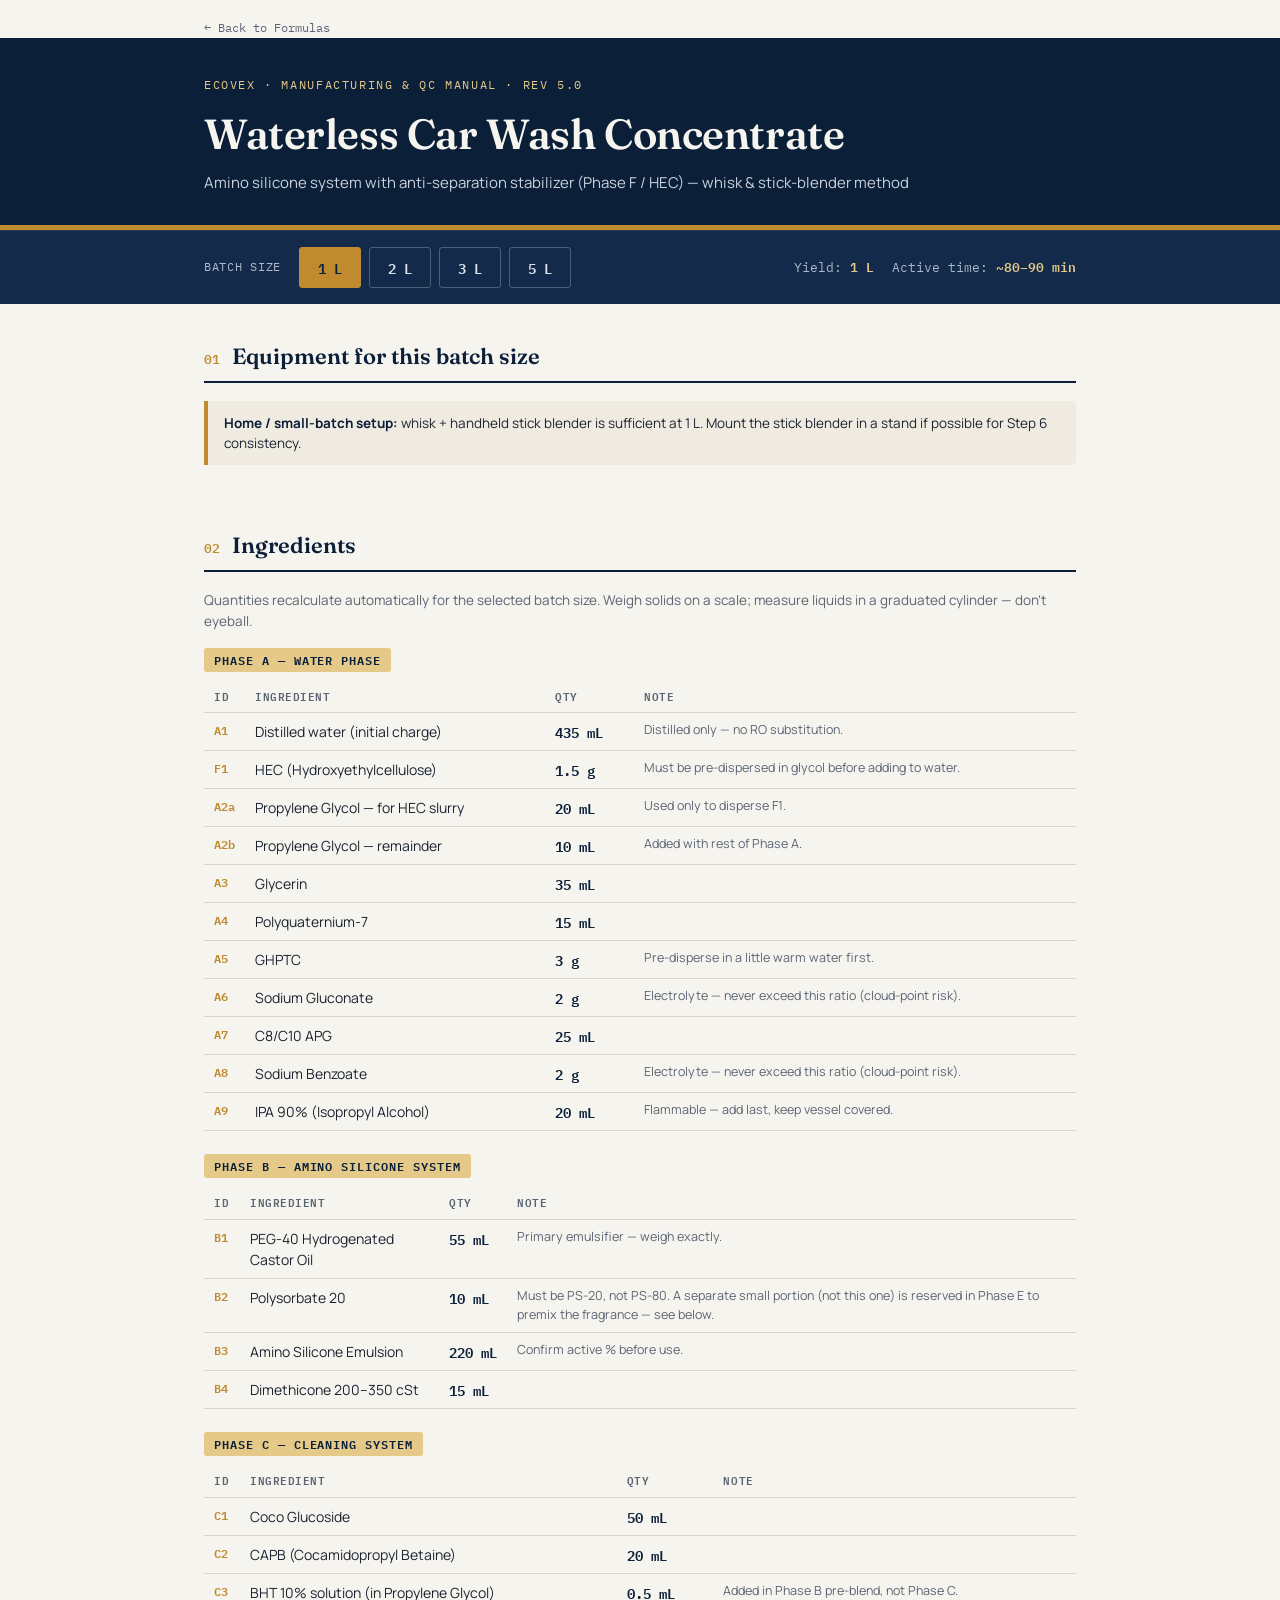
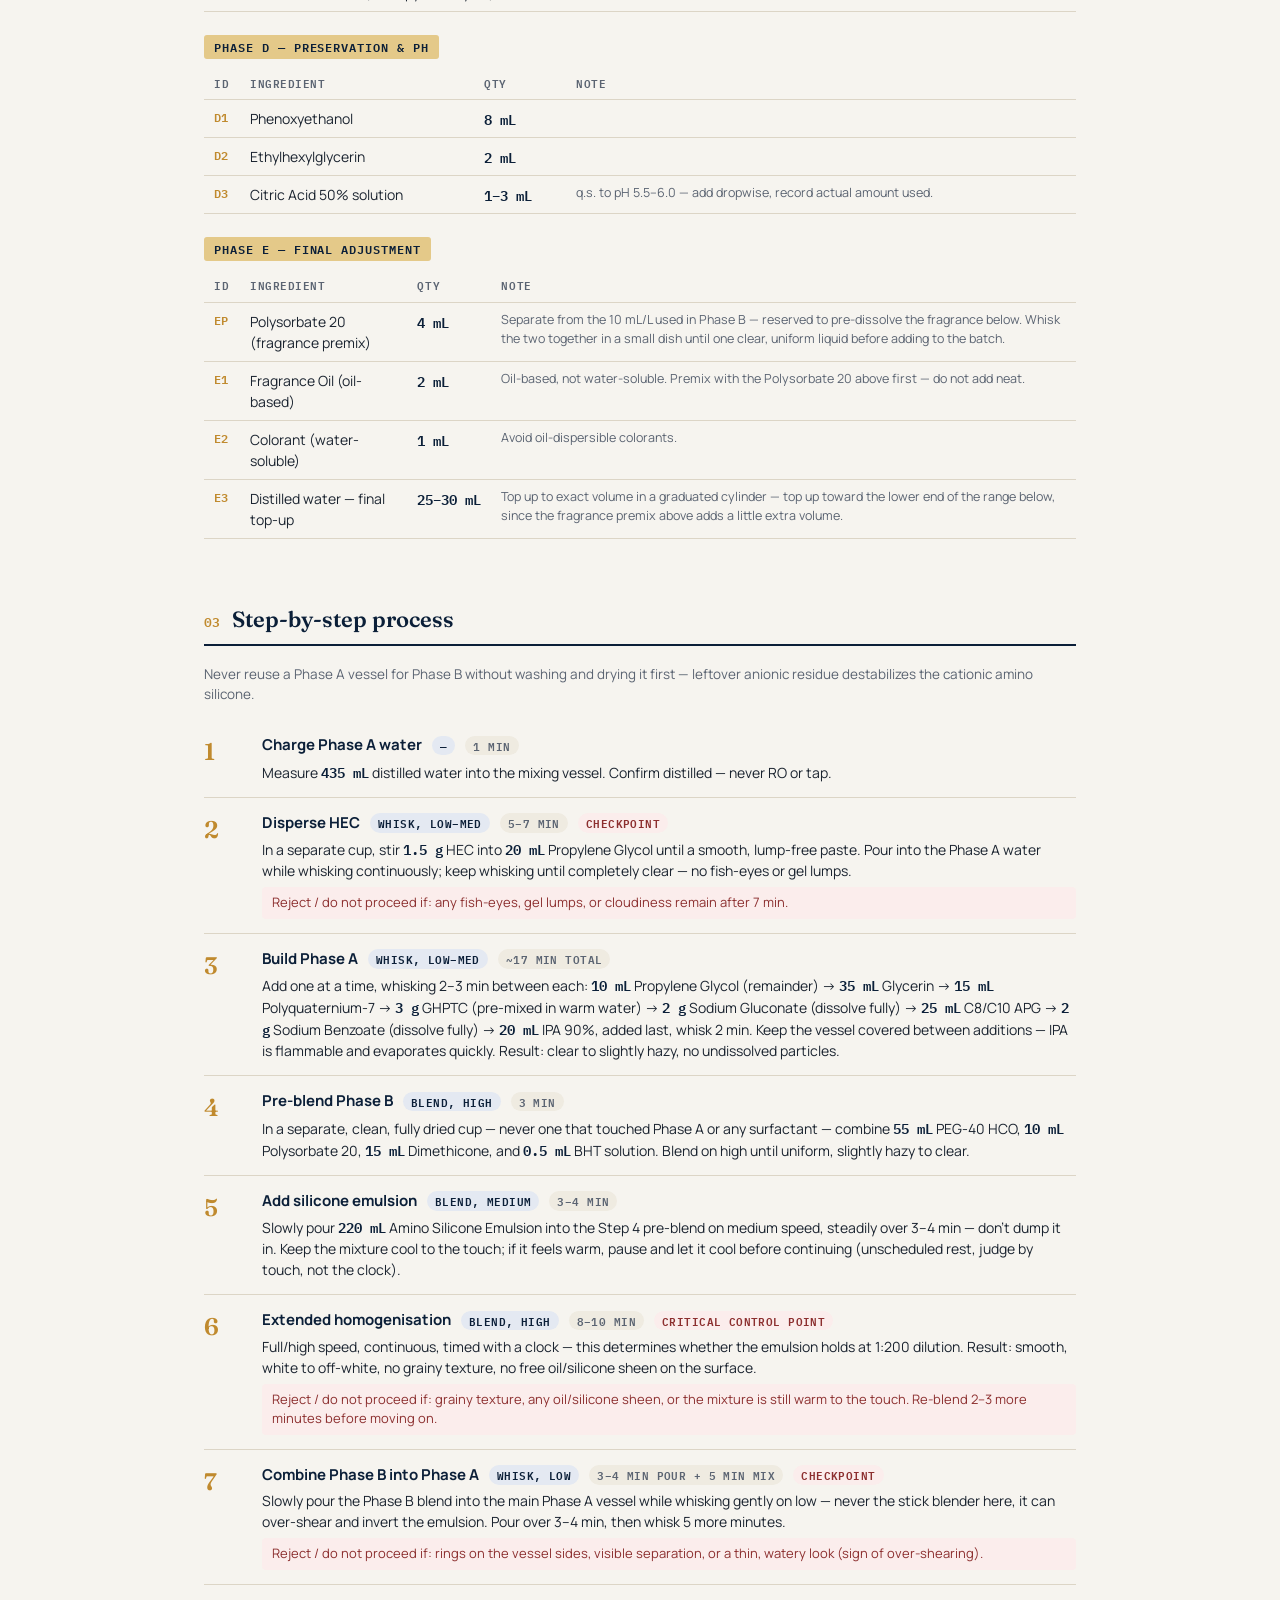
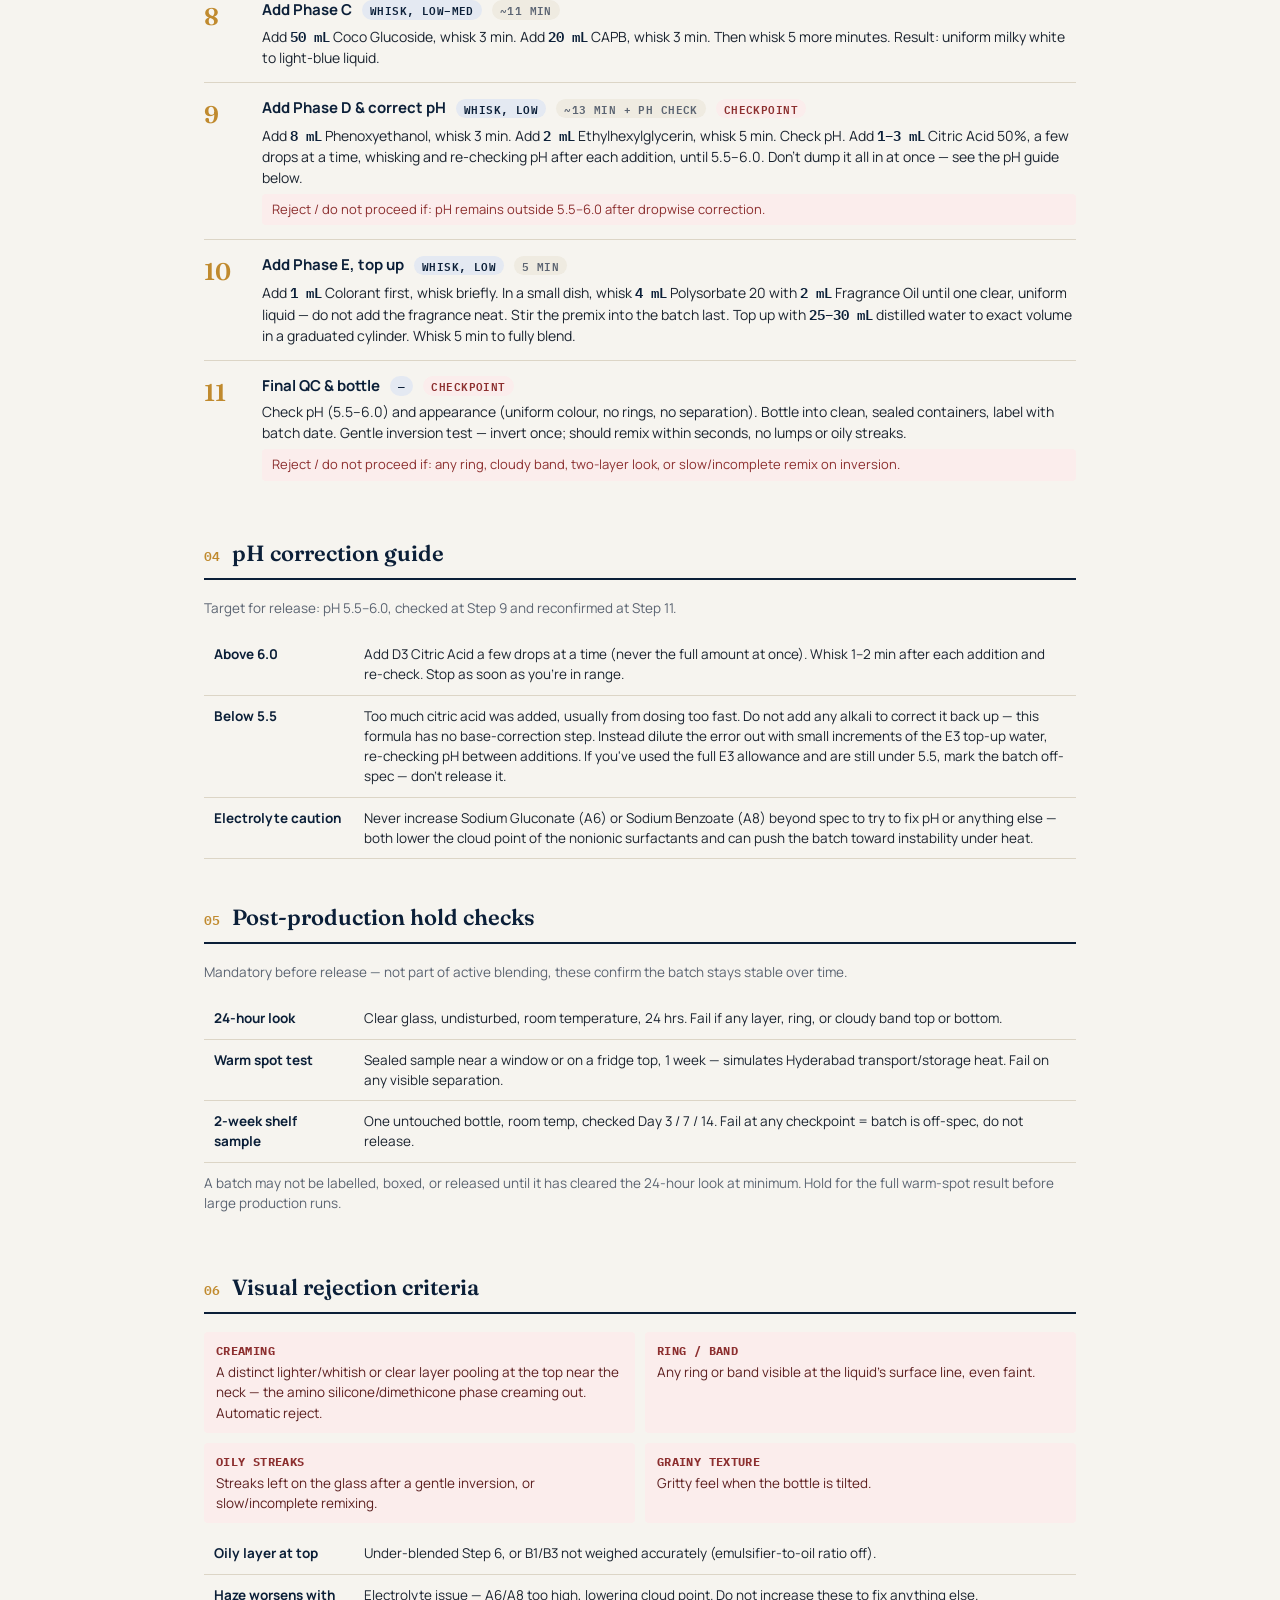
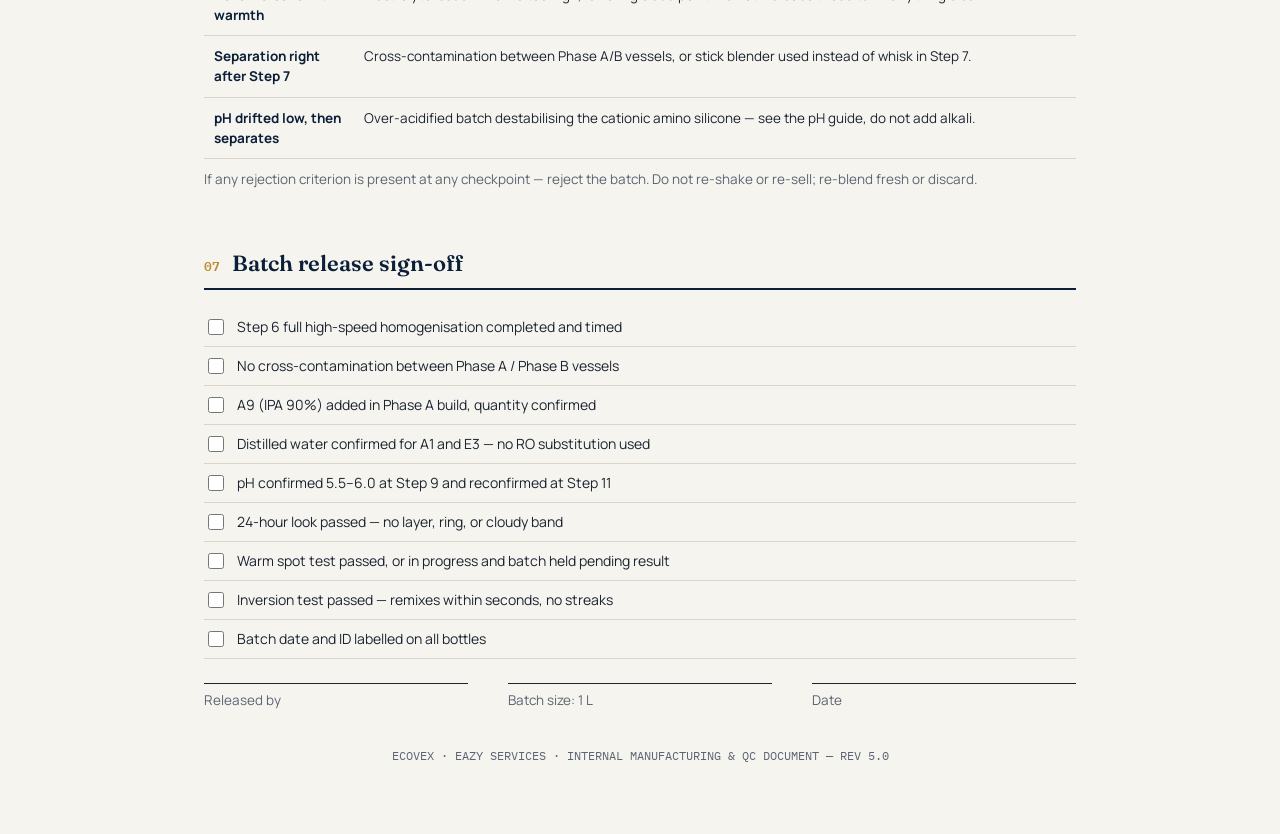
<file: pages/manuals/waterless-car-wash.html>
<!DOCTYPE html>
<html lang="en">
<head>
<meta charset="UTF-8">
<title>Ecovex Waterless Car Wash Concentrate — Master Formula</title>
<meta name="viewport" content="width=device-width, initial-scale=1.0">
<link rel="preconnect" href="https://fonts.googleapis.com">
<link href="https://fonts.googleapis.com/css2?family=Fraunces:opsz,wght@9..144,500;9..144,600;9..144,700&family=Manrope:wght@400;500;600;700;800&family=IBM+Plex+Mono:wght@500;600&display=swap" rel="stylesheet">
<style>
  :root{
    --navy:#0B1F38;
    --navy-2:#132a4a;
    --paper:#F6F4EF;
    --paper-2:#EFEBE1;
    --gold:#C08A2E;
    --gold-soft:#E4C989;
    --ink:#1B2430;
    --ink-soft:#5B6472;
    --line:#DCD5C6;
    --reject:#8C2F2F;
    --reject-bg:#FBEDEC;
    --ok:#2F6B4F;
    --ok-bg:#EAF3EE;
  }
  *{box-sizing:border-box;}
  body{
    margin:0;
    background:var(--paper);
    color:var(--ink);
    font-family:'Manrope',sans-serif;
    line-height:1.5;
    padding-bottom:60px;
  }
  .wrap{max-width:920px;margin:0 auto;padding:0 24px;}

  /* HEADER */
  header{
    background:var(--navy);
    color:var(--paper);
    padding:38px 0 30px;
    border-bottom:5px solid var(--gold);
  }
  .eyebrow{
    font-family:'IBM Plex Mono',monospace;
    font-size:11.5px;
    letter-spacing:.14em;
    text-transform:uppercase;
    color:var(--gold-soft);
    margin:0 0 10px;
  }
  h1{
    font-family:'Fraunces',serif;
    font-weight:600;
    font-size:clamp(28px,4.4vw,42px);
    margin:0 0 6px;
    letter-spacing:-0.01em;
  }
  .sub{
    color:#C9D2DE;
    font-size:15px;
    margin:0;
  }

  /* SCALE SELECTOR */
  .scale-bar{
    background:var(--navy-2);
    border-top:1px solid rgba(255,255,255,.08);
  }
  .scale-inner{
    max-width:920px;margin:0 auto;padding:16px 24px;
    display:flex;align-items:center;gap:18px;flex-wrap:wrap;
  }
  .scale-label{
    font-family:'IBM Plex Mono',monospace;
    font-size:12px;color:#AEB9C9;letter-spacing:.06em;text-transform:uppercase;
  }
  .scale-btns{display:flex;gap:8px;}
  .scale-btn{
    font-family:'IBM Plex Mono',monospace;
    font-size:14px;font-weight:600;
    background:transparent;
    border:1.5px solid rgba(255,255,255,.25);
    color:#DCE3EC;
    padding:8px 18px;
    border-radius:3px;
    cursor:pointer;
    transition:all .15s ease;
  }
  .scale-btn:hover{border-color:var(--gold-soft);}
  .scale-btn.active{
    background:var(--gold);
    border-color:var(--gold);
    color:var(--navy);
  }
  .scale-meta{
    margin-left:auto;
    font-family:'IBM Plex Mono',monospace;
    font-size:12.5px;
    color:#AEB9C9;
    display:flex;gap:18px;flex-wrap:wrap;
  }
  .scale-meta b{color:var(--gold-soft);font-weight:600;}

  /* SECTIONS */
  section{padding:36px 0 6px;}
  .section-head{
    display:flex;align-items:baseline;gap:12px;
    border-bottom:2px solid var(--navy);
    padding-bottom:8px;margin-bottom:18px;
  }
  .section-num{
    font-family:'IBM Plex Mono',monospace;
    font-size:13px;color:var(--gold);font-weight:600;
  }
  h2{
    font-family:'Fraunces',serif;
    font-weight:600;
    font-size:22px;
    margin:0;
    color:var(--navy);
  }
  .note{
    font-size:13.5px;color:var(--ink-soft);margin:0 0 16px;
  }

  /* EQUIPMENT NOTE BOX */
  .callout{
    background:var(--paper-2);
    border-left:4px solid var(--gold);
    padding:12px 16px;
    font-size:13.5px;
    margin-bottom:22px;
    border-radius:0 4px 4px 0;
  }
  .callout b{color:var(--navy);}

  /* INGREDIENT TABLES */
  .phase-block{margin-bottom:22px;}
  .phase-title{
    font-family:'IBM Plex Mono',monospace;
    font-size:12px;font-weight:600;letter-spacing:.08em;
    text-transform:uppercase;color:var(--navy);
    background:var(--gold-soft);
    display:inline-block;
    padding:3px 10px;
    border-radius:3px;
    margin-bottom:8px;
  }
  table{width:100%;border-collapse:collapse;font-size:14px;}
  .ing-table td, .ing-table th{
    padding:8px 10px;border-bottom:1px solid var(--line);
    text-align:left;vertical-align:top;
  }
  .ing-table th{
    font-family:'IBM Plex Mono',monospace;
    font-size:11px;text-transform:uppercase;letter-spacing:.05em;
    color:var(--ink-soft);font-weight:600;
  }
  .ing-id{
    font-family:'IBM Plex Mono',monospace;
    font-size:12px;color:var(--gold);font-weight:600;width:36px;
  }
  .qty{
    font-family:'IBM Plex Mono',monospace;
    font-weight:600;color:var(--navy);white-space:nowrap;
  }
  .ing-note{color:var(--ink-soft);font-size:12.5px;}

  /* PROCESS STEPS */
  .step{
    display:grid;
    grid-template-columns:44px 1fr;
    gap:14px;
    padding:14px 0;
    border-bottom:1px solid var(--line);
  }
  .step:last-child{border-bottom:none;}
  .step-num{
    font-family:'Fraunces',serif;font-weight:600;font-size:24px;color:var(--gold);
  }
  .step-head{
    display:flex;align-items:center;gap:10px;flex-wrap:wrap;margin-bottom:4px;
  }
  .step-title{font-weight:700;color:var(--navy);font-size:15px;}
  .tag{
    font-family:'IBM Plex Mono',monospace;
    font-size:10.5px;font-weight:600;letter-spacing:.04em;
    padding:2px 8px;border-radius:10px;text-transform:uppercase;
  }
  .tag-tool{background:#E4E9F2;color:var(--navy);}
  .tag-time{background:var(--paper-2);color:var(--ink-soft);}
  .tag-ccp{background:var(--reject-bg);color:var(--reject);}
  .step-body{font-size:14px;color:var(--ink);}
  .qi{font-family:'IBM Plex Mono',monospace;font-weight:600;color:var(--navy);}
  .step-fail{
    margin-top:6px;font-size:13px;color:var(--reject);
    background:var(--reject-bg);padding:6px 10px;border-radius:4px;
  }

  /* pH TABLE */
  .ph-table td{padding:10px;border-bottom:1px solid var(--line);font-size:13.5px;vertical-align:top;}
  .ph-table td:first-child{font-weight:700;color:var(--navy);width:150px;}

  /* QC CHECKLIST */
  .checklist{list-style:none;padding:0;margin:0;}
  .checklist li{
    display:flex;align-items:flex-start;gap:10px;
    padding:8px 0;border-bottom:1px solid var(--line);font-size:14px;
  }
  .checklist input{margin-top:3px;width:16px;height:16px;accent-color:var(--gold);flex-shrink:0;}

  /* REJECT GRID */
  .reject-grid{display:grid;grid-template-columns:1fr 1fr;gap:10px;margin-bottom:10px;}
  @media(max-width:640px){.reject-grid{grid-template-columns:1fr;}}
  .reject-item{
    background:var(--reject-bg);border-radius:4px;padding:10px 12px;font-size:13.5px;color:#5c2020;
  }
  .reject-item b{color:var(--reject);display:block;font-size:12px;text-transform:uppercase;letter-spacing:.03em;margin-bottom:2px;font-family:'IBM Plex Mono',monospace;}

  /* SIGN OFF */
  .signoff td{padding:9px 10px;border-bottom:1px solid var(--line);font-size:13.5px;}
  .signoff td:last-child{width:60px;text-align:center;}
  .sign-line{display:flex;gap:40px;margin-top:24px;font-size:13.5px;}
  .sign-line div{flex:1;border-top:1px solid var(--ink);padding-top:6px;color:var(--ink-soft);}

  footer{
    text-align:center;padding:30px 24px 10px;
    font-family:'IBM Plex Mono',monospace;
    font-size:11.5px;color:var(--ink-soft);
  }

  @media print{
    .scale-bar{position:static;}
    body{padding-bottom:0;}
  }
</style>
</head>
<body>

<div class="wrap" style="padding-top:14px;padding-bottom:0">
  <a href="../formulas.html" style="font-family:'IBM Plex Mono',monospace;font-size:12px;color:var(--ink-soft);text-decoration:none;">← Back to Formulas</a>
</div>

<header>
  <div class="wrap">
    <p class="eyebrow">Ecovex · Manufacturing &amp; QC Manual · Rev 5.0</p>
    <h1>Waterless Car Wash Concentrate</h1>
    <p class="sub">Amino silicone system with anti-separation stabilizer (Phase F / HEC) — whisk &amp; stick-blender method</p>
  </div>
</header>

<div class="scale-bar">
  <div class="scale-inner">
    <span class="scale-label">Batch size</span>
    <div class="scale-btns" id="scaleBtns">
      <button class="scale-btn" data-scale="1">1 L</button>
      <button class="scale-btn" data-scale="2">2 L</button>
      <button class="scale-btn" data-scale="3">3 L</button>
      <button class="scale-btn" data-scale="5">5 L</button>
    </div>
    <div class="scale-meta">
      <span>Yield: <b id="metaVol">1 L</b></span>
      <span>Active time: <b id="metaTime">~85 min</b></span>
    </div>
  </div>
</div>

<div class="wrap">

  <section>
    <div class="section-head"><span class="section-num">01</span><h2>Equipment for this batch size</h2></div>
    <div class="callout" id="equipNote"></div>
  </section>

  <section>
    <div class="section-head"><span class="section-num">02</span><h2>Ingredients</h2></div>
    <p class="note">Quantities recalculate automatically for the selected batch size. Weigh solids on a scale; measure liquids in a graduated cylinder — don't eyeball.</p>

    <div class="phase-block">
      <span class="phase-title">Phase A — Water Phase</span>
      <table class="ing-table">
        <tr><th>ID</th><th>Ingredient</th><th>Qty</th><th>Note</th></tr>
        <tr><td class="ing-id">A1</td><td>Distilled water (initial charge)</td><td class="qty" data-q="A1"></td><td class="ing-note">Distilled only — no RO substitution.</td></tr>
        <tr><td class="ing-id">F1</td><td>HEC (Hydroxyethylcellulose)</td><td class="qty" data-q="F1"></td><td class="ing-note">Must be pre-dispersed in glycol before adding to water.</td></tr>
        <tr><td class="ing-id">A2a</td><td>Propylene Glycol — for HEC slurry</td><td class="qty" data-q="A2a"></td><td class="ing-note">Used only to disperse F1.</td></tr>
        <tr><td class="ing-id">A2b</td><td>Propylene Glycol — remainder</td><td class="qty" data-q="A2b"></td><td class="ing-note">Added with rest of Phase A.</td></tr>
        <tr><td class="ing-id">A3</td><td>Glycerin</td><td class="qty" data-q="A3"></td><td class="ing-note"></td></tr>
        <tr><td class="ing-id">A4</td><td>Polyquaternium-7</td><td class="qty" data-q="A4"></td><td class="ing-note"></td></tr>
        <tr><td class="ing-id">A5</td><td>GHPTC</td><td class="qty" data-q="A5"></td><td class="ing-note">Pre-disperse in a little warm water first.</td></tr>
        <tr><td class="ing-id">A6</td><td>Sodium Gluconate</td><td class="qty" data-q="A6"></td><td class="ing-note">Electrolyte — never exceed this ratio (cloud-point risk).</td></tr>
        <tr><td class="ing-id">A7</td><td>C8/C10 APG</td><td class="qty" data-q="A7"></td><td class="ing-note"></td></tr>
        <tr><td class="ing-id">A8</td><td>Sodium Benzoate</td><td class="qty" data-q="A8"></td><td class="ing-note">Electrolyte — never exceed this ratio (cloud-point risk).</td></tr>
        <tr><td class="ing-id">A9</td><td>IPA 90% (Isopropyl Alcohol)</td><td class="qty" data-q="A9"></td><td class="ing-note">Flammable — add last, keep vessel covered.</td></tr>
      </table>
    </div>

    <div class="phase-block">
      <span class="phase-title">Phase B — Amino Silicone System</span>
      <table class="ing-table">
        <tr><th>ID</th><th>Ingredient</th><th>Qty</th><th>Note</th></tr>
        <tr><td class="ing-id">B1</td><td>PEG-40 Hydrogenated Castor Oil</td><td class="qty" data-q="B1"></td><td class="ing-note">Primary emulsifier — weigh exactly.</td></tr>
        <tr><td class="ing-id">B2</td><td>Polysorbate 20</td><td class="qty" data-q="B2"></td><td class="ing-note">Must be PS-20, not PS-80. A separate small portion (not this one) is reserved in Phase E to premix the fragrance — see below.</td></tr>
        <tr><td class="ing-id">B3</td><td>Amino Silicone Emulsion</td><td class="qty" data-q="B3"></td><td class="ing-note">Confirm active % before use.</td></tr>
        <tr><td class="ing-id">B4</td><td>Dimethicone 200–350 cSt</td><td class="qty" data-q="B4"></td><td class="ing-note"></td></tr>
      </table>
    </div>

    <div class="phase-block">
      <span class="phase-title">Phase C — Cleaning System</span>
      <table class="ing-table">
        <tr><th>ID</th><th>Ingredient</th><th>Qty</th><th>Note</th></tr>
        <tr><td class="ing-id">C1</td><td>Coco Glucoside</td><td class="qty" data-q="C1"></td><td class="ing-note"></td></tr>
        <tr><td class="ing-id">C2</td><td>CAPB (Cocamidopropyl Betaine)</td><td class="qty" data-q="C2"></td><td class="ing-note"></td></tr>
        <tr><td class="ing-id">C3</td><td>BHT 10% solution (in Propylene Glycol)</td><td class="qty" data-q="C3"></td><td class="ing-note">Added in Phase B pre-blend, not Phase C.</td></tr>
      </table>
    </div>

    <div class="phase-block">
      <span class="phase-title">Phase D — Preservation &amp; pH</span>
      <table class="ing-table">
        <tr><th>ID</th><th>Ingredient</th><th>Qty</th><th>Note</th></tr>
        <tr><td class="ing-id">D1</td><td>Phenoxyethanol</td><td class="qty" data-q="D1"></td><td class="ing-note"></td></tr>
        <tr><td class="ing-id">D2</td><td>Ethylhexylglycerin</td><td class="qty" data-q="D2"></td><td class="ing-note"></td></tr>
        <tr><td class="ing-id">D3</td><td>Citric Acid 50% solution</td><td class="qty" data-q="D3"></td><td class="ing-note">q.s. to pH 5.5–6.0 — add dropwise, record actual amount used.</td></tr>
      </table>
    </div>

    <div class="phase-block">
      <span class="phase-title">Phase E — Final Adjustment</span>
      <table class="ing-table">
        <tr><th>ID</th><th>Ingredient</th><th>Qty</th><th>Note</th></tr>
        <tr><td class="ing-id">EP</td><td>Polysorbate 20 (fragrance premix)</td><td class="qty" data-q="EP"></td><td class="ing-note">Separate from the 10 mL/L used in Phase B — reserved to pre-dissolve the fragrance below. Whisk the two together in a small dish until one clear, uniform liquid before adding to the batch.</td></tr>
        <tr><td class="ing-id">E1</td><td>Fragrance Oil (oil-based)</td><td class="qty" data-q="E1"></td><td class="ing-note">Oil-based, not water-soluble. Premix with the Polysorbate 20 above first — do not add neat.</td></tr>
        <tr><td class="ing-id">E2</td><td>Colorant (water-soluble)</td><td class="qty" data-q="E2"></td><td class="ing-note">Avoid oil-dispersible colorants.</td></tr>
        <tr><td class="ing-id">E3</td><td>Distilled water — final top-up</td><td class="qty" data-q="E3"></td><td class="ing-note">Top up to exact volume in a graduated cylinder — top up toward the lower end of the range below, since the fragrance premix above adds a little extra volume.</td></tr>
      </table>
    </div>
  </section>

  <section>
    <div class="section-head"><span class="section-num">03</span><h2>Step-by-step process</h2></div>
    <p class="note">Never reuse a Phase A vessel for Phase B without washing and drying it first — leftover anionic residue destabilizes the cationic amino silicone.</p>

    <div class="step">
      <div class="step-num">1</div>
      <div>
        <div class="step-head"><span class="step-title">Charge Phase A water</span><span class="tag tag-tool">—</span><span class="tag tag-time">1 min</span></div>
        <div class="step-body">Measure <span class="qi" data-q="A1"></span> distilled water into the mixing vessel. Confirm distilled — never RO or tap.</div>
      </div>
    </div>

    <div class="step">
      <div class="step-num">2</div>
      <div>
        <div class="step-head"><span class="step-title">Disperse HEC</span><span class="tag tag-tool">Whisk, low–med</span><span class="tag tag-time">5–7 min</span><span class="tag tag-ccp">Checkpoint</span></div>
        <div class="step-body">In a separate cup, stir <span class="qi" data-q="F1"></span> HEC into <span class="qi" data-q="A2a"></span> Propylene Glycol until a smooth, lump-free paste. Pour into the Phase A water while whisking continuously; keep whisking until completely clear — no fish-eyes or gel lumps.</div>
        <div class="step-fail">Reject / do not proceed if: any fish-eyes, gel lumps, or cloudiness remain after 7 min.</div>
      </div>
    </div>

    <div class="step">
      <div class="step-num">3</div>
      <div>
        <div class="step-head"><span class="step-title">Build Phase A</span><span class="tag tag-tool">Whisk, low–med</span><span class="tag tag-time">~17 min total</span></div>
        <div class="step-body">Add one at a time, whisking 2–3 min between each: <span class="qi" data-q="A2b"></span> Propylene Glycol (remainder) → <span class="qi" data-q="A3"></span> Glycerin → <span class="qi" data-q="A4"></span> Polyquaternium-7 → <span class="qi" data-q="A5"></span> GHPTC (pre-mixed in warm water) → <span class="qi" data-q="A6"></span> Sodium Gluconate (dissolve fully) → <span class="qi" data-q="A7"></span> C8/C10 APG → <span class="qi" data-q="A8"></span> Sodium Benzoate (dissolve fully) → <span class="qi" data-q="A9"></span> IPA 90%, added last, whisk 2 min. Keep the vessel covered between additions — IPA is flammable and evaporates quickly. Result: clear to slightly hazy, no undissolved particles.</div>
      </div>
    </div>

    <div class="step">
      <div class="step-num">4</div>
      <div>
        <div class="step-head"><span class="step-title">Pre-blend Phase B</span><span class="tag tag-tool">Blend, high</span><span class="tag tag-time">3 min</span></div>
        <div class="step-body">In a separate, clean, fully dried cup — never one that touched Phase A or any surfactant — combine <span class="qi" data-q="B1"></span> PEG-40 HCO, <span class="qi" data-q="B2"></span> Polysorbate 20, <span class="qi" data-q="B4"></span> Dimethicone, and <span class="qi" data-q="C3"></span> BHT solution. Blend on high until uniform, slightly hazy to clear.</div>
      </div>
    </div>

    <div class="step">
      <div class="step-num">5</div>
      <div>
        <div class="step-head"><span class="step-title">Add silicone emulsion</span><span class="tag tag-tool">Blend, medium</span><span class="tag tag-time">3–4 min</span></div>
        <div class="step-body">Slowly pour <span class="qi" data-q="B3"></span> Amino Silicone Emulsion into the Step 4 pre-blend on medium speed, steadily over 3–4 min — don't dump it in. Keep the mixture cool to the touch; if it feels warm, pause and let it cool before continuing (unscheduled rest, judge by touch, not the clock).</div>
      </div>
    </div>

    <div class="step">
      <div class="step-num">6</div>
      <div>
        <div class="step-head"><span class="step-title">Extended homogenisation</span><span class="tag tag-tool">Blend, high</span><span class="tag tag-time" id="step6time">8–10 min</span><span class="tag tag-ccp">Critical control point</span></div>
        <div class="step-body">Full/high speed, continuous, timed with a clock — this determines whether the emulsion holds at 1:200 dilution. Result: smooth, white to off-white, no grainy texture, no free oil/silicone sheen on the surface.</div>
        <div class="step-fail">Reject / do not proceed if: grainy texture, any oil/silicone sheen, or the mixture is still warm to the touch. Re-blend 2–3 more minutes before moving on.</div>
      </div>
    </div>

    <div class="step">
      <div class="step-num">7</div>
      <div>
        <div class="step-head"><span class="step-title">Combine Phase B into Phase A</span><span class="tag tag-tool">Whisk, low</span><span class="tag tag-time">3–4 min pour + 5 min mix</span><span class="tag tag-ccp">Checkpoint</span></div>
        <div class="step-body">Slowly pour the Phase B blend into the main Phase A vessel while whisking gently on low — never the stick blender here, it can over-shear and invert the emulsion. Pour over 3–4 min, then whisk 5 more minutes.</div>
        <div class="step-fail">Reject / do not proceed if: rings on the vessel sides, visible separation, or a thin, watery look (sign of over-shearing).</div>
      </div>
    </div>

    <div class="step">
      <div class="step-num">8</div>
      <div>
        <div class="step-head"><span class="step-title">Add Phase C</span><span class="tag tag-tool">Whisk, low–med</span><span class="tag tag-time">~11 min</span></div>
        <div class="step-body">Add <span class="qi" data-q="C1"></span> Coco Glucoside, whisk 3 min. Add <span class="qi" data-q="C2"></span> CAPB, whisk 3 min. Then whisk 5 more minutes. Result: uniform milky white to light-blue liquid.</div>
      </div>
    </div>

    <div class="step">
      <div class="step-num">9</div>
      <div>
        <div class="step-head"><span class="step-title">Add Phase D &amp; correct pH</span><span class="tag tag-tool">Whisk, low</span><span class="tag tag-time">~13 min + pH check</span><span class="tag tag-ccp">Checkpoint</span></div>
        <div class="step-body">Add <span class="qi" data-q="D1"></span> Phenoxyethanol, whisk 3 min. Add <span class="qi" data-q="D2"></span> Ethylhexylglycerin, whisk 5 min. Check pH. Add <span class="qi" data-q="D3"></span> Citric Acid 50%, a few drops at a time, whisking and re-checking pH after each addition, until 5.5–6.0. Don't dump it all in at once — see the pH guide below.</div>
        <div class="step-fail">Reject / do not proceed if: pH remains outside 5.5–6.0 after dropwise correction.</div>
      </div>
    </div>

    <div class="step">
      <div class="step-num">10</div>
      <div>
        <div class="step-head"><span class="step-title">Add Phase E, top up</span><span class="tag tag-tool">Whisk, low</span><span class="tag tag-time">5 min</span></div>
        <div class="step-body">Add <span class="qi" data-q="E2"></span> Colorant first, whisk briefly. In a small dish, whisk <span class="qi" data-q="EP"></span> Polysorbate 20 with <span class="qi" data-q="E1"></span> Fragrance Oil until one clear, uniform liquid — do not add the fragrance neat. Stir the premix into the batch last. Top up with <span class="qi" data-q="E3"></span> distilled water to exact volume in a graduated cylinder. Whisk 5 min to fully blend.</div>
      </div>
    </div>

    <div class="step">
      <div class="step-num">11</div>
      <div>
        <div class="step-head"><span class="step-title">Final QC &amp; bottle</span><span class="tag tag-tool">—</span><span class="tag tag-ccp">Checkpoint</span></div>
        <div class="step-body">Check pH (5.5–6.0) and appearance (uniform colour, no rings, no separation). Bottle into clean, sealed containers, label with batch date. Gentle inversion test — invert once; should remix within seconds, no lumps or oily streaks.</div>
        <div class="step-fail">Reject / do not proceed if: any ring, cloudy band, two-layer look, or slow/incomplete remix on inversion.</div>
      </div>
    </div>
  </section>

  <section>
    <div class="section-head"><span class="section-num">04</span><h2>pH correction guide</h2></div>
    <p class="note">Target for release: pH 5.5–6.0, checked at Step 9 and reconfirmed at Step 11.</p>
    <table class="ph-table">
      <tr><td>Above 6.0</td><td>Add D3 Citric Acid a few drops at a time (never the full amount at once). Whisk 1–2 min after each addition and re-check. Stop as soon as you're in range.</td></tr>
      <tr><td>Below 5.5</td><td>Too much citric acid was added, usually from dosing too fast. Do not add any alkali to correct it back up — this formula has no base-correction step. Instead dilute the error out with small increments of the E3 top-up water, re-checking pH between additions. If you've used the full E3 allowance and are still under 5.5, mark the batch off-spec — don't release it.</td></tr>
      <tr><td>Electrolyte caution</td><td>Never increase Sodium Gluconate (A6) or Sodium Benzoate (A8) beyond spec to try to fix pH or anything else — both lower the cloud point of the nonionic surfactants and can push the batch toward instability under heat.</td></tr>
    </table>
  </section>

  <section>
    <div class="section-head"><span class="section-num">05</span><h2>Post-production hold checks</h2></div>
    <p class="note">Mandatory before release — not part of active blending, these confirm the batch stays stable over time.</p>
    <table class="ph-table">
      <tr><td>24-hour look</td><td>Clear glass, undisturbed, room temperature, 24 hrs. Fail if any layer, ring, or cloudy band top or bottom.</td></tr>
      <tr><td>Warm spot test</td><td>Sealed sample near a window or on a fridge top, 1 week — simulates Hyderabad transport/storage heat. Fail on any visible separation.</td></tr>
      <tr><td>2-week shelf sample</td><td>One untouched bottle, room temp, checked Day 3 / 7 / 14. Fail at any checkpoint = batch is off-spec, do not release.</td></tr>
    </table>
    <p class="note" style="margin-top:10px;">A batch may not be labelled, boxed, or released until it has cleared the 24-hour look at minimum. Hold for the full warm-spot result before large production runs.</p>
  </section>

  <section>
    <div class="section-head"><span class="section-num">06</span><h2>Visual rejection criteria</h2></div>
    <div class="reject-grid">
      <div class="reject-item"><b>Creaming</b>A distinct lighter/whitish or clear layer pooling at the top near the neck — the amino silicone/dimethicone phase creaming out. Automatic reject.</div>
      <div class="reject-item"><b>Ring / band</b>Any ring or band visible at the liquid's surface line, even faint.</div>
      <div class="reject-item"><b>Oily streaks</b>Streaks left on the glass after a gentle inversion, or slow/incomplete remixing.</div>
      <div class="reject-item"><b>Grainy texture</b>Gritty feel when the bottle is tilted.</div>
    </div>
    <table class="ph-table">
      <tr><td>Oily layer at top</td><td>Under-blended Step 6, or B1/B3 not weighed accurately (emulsifier-to-oil ratio off).</td></tr>
      <tr><td>Haze worsens with warmth</td><td>Electrolyte issue — A6/A8 too high, lowering cloud point. Do not increase these to fix anything else.</td></tr>
      <tr><td>Separation right after Step 7</td><td>Cross-contamination between Phase A/B vessels, or stick blender used instead of whisk in Step 7.</td></tr>
      <tr><td>pH drifted low, then separates</td><td>Over-acidified batch destabilising the cationic amino silicone — see the pH guide, do not add alkali.</td></tr>
    </table>
    <p class="note" style="margin-top:10px;">If any rejection criterion is present at any checkpoint — reject the batch. Do not re-shake or re-sell; re-blend fresh or discard.</p>
  </section>

  <section>
    <div class="section-head"><span class="section-num">07</span><h2>Batch release sign-off</h2></div>
    <ul class="checklist">
      <li><input type="checkbox"><span>Step 6 full high-speed homogenisation completed and timed</span></li>
      <li><input type="checkbox"><span>No cross-contamination between Phase A / Phase B vessels</span></li>
      <li><input type="checkbox"><span>A9 (IPA 90%) added in Phase A build, quantity confirmed</span></li>
      <li><input type="checkbox"><span>Distilled water confirmed for A1 and E3 — no RO substitution used</span></li>
      <li><input type="checkbox"><span>pH confirmed 5.5–6.0 at Step 9 and reconfirmed at Step 11</span></li>
      <li><input type="checkbox"><span>24-hour look passed — no layer, ring, or cloudy band</span></li>
      <li><input type="checkbox"><span>Warm spot test passed, or in progress and batch held pending result</span></li>
      <li><input type="checkbox"><span>Inversion test passed — remixes within seconds, no streaks</span></li>
      <li><input type="checkbox"><span>Batch date and ID labelled on all bottles</span></li>
    </ul>
    <div class="sign-line">
      <div>Released by</div>
      <div>Batch size: <span id="signVol">1 L</span></div>
      <div>Date</div>
    </div>
  </section>

</div>

<footer>ECOVEX · EAZY SERVICES · INTERNAL MANUFACTURING &amp; QC DOCUMENT — REV 5.0</footer>

<script>
  const ING = {
    A1:{amt:435,unit:'mL'}, F1:{amt:1.5,unit:'g'},
    A2a:{amt:20,unit:'mL'}, A2b:{amt:10,unit:'mL'},
    A3:{amt:35,unit:'mL'}, A4:{amt:15,unit:'mL'},
    A5:{amt:3,unit:'g'}, A6:{amt:2,unit:'g'},
    A7:{amt:25,unit:'mL'}, A8:{amt:2,unit:'g'},
    A9:{amt:20,unit:'mL'},
    B1:{amt:55,unit:'mL'}, B2:{amt:10,unit:'mL'},
    B3:{amt:220,unit:'mL'}, B4:{amt:15,unit:'mL'},
    C1:{amt:50,unit:'mL'}, C2:{amt:20,unit:'mL'}, C3:{amt:0.5,unit:'mL'},
    D1:{amt:8,unit:'mL'}, D2:{amt:2,unit:'mL'},
    D3:{low:1,high:3,unit:'mL'},
    EP:{amt:4,unit:'mL'}, E1:{amt:2,unit:'mL'}, E2:{amt:1,unit:'mL'},
    E3:{low:25,high:30,unit:'mL'}
  };

  const EQUIP_NOTES = {
    1: "<b>Home / small-batch setup:</b> whisk + handheld stick blender is sufficient at 1 L. Mount the stick blender in a stand if possible for Step 6 consistency.",
    2: "<b>2 L batch:</b> same whisk + stick blender setup works, but use a taller narrow vessel for Step 6 so the blade stays fully submerged. Homogenisation may need an extra 1–2 min — judge by result (no grain, no sheen), not just the clock.",
    3: "<b>3 L batch:</b> a mounted stick blender or small rotor-stator homogenizer is recommended for Step 6 — handheld consistency gets harder to control past 2 L. Budget an extra 2–3 min on Step 6 and re-check the no-grain / no-sheen result before moving on.",
    5: "<b>5 L batch:</b> use a fixed-stand high-shear mixer for Step 6, not a handheld stick blender — even blending across the full vessel is difficult by hand at this volume. Expect Step 6 to take meaningfully longer than the 8–10 min baseline; go by the visual/texture result, not the clock. Measuring and pouring steps will also take longer in absolute time."
  };

  function fmt(n){
    n = Math.round(n*10)/10;
    return (n % 1 === 0) ? n.toFixed(0) : n.toFixed(1);
  }

  function render(scale){
    document.querySelectorAll('[data-q]').forEach(el=>{
      const ing = ING[el.dataset.q];
      if(!ing) return;
      if(ing.amt !== undefined){
        el.textContent = fmt(ing.amt*scale) + ' ' + ing.unit;
      } else {
        el.textContent = fmt(ing.low*scale) + '–' + fmt(ing.high*scale) + ' ' + ing.unit;
      }
    });

    document.getElementById('metaVol').textContent = scale + ' L';
    document.getElementById('signVol').textContent = scale + ' L';

    let timeLabel, step6;
    if(scale <= 1){ timeLabel = '~80–90 min'; step6 = '8–10 min'; }
    else if(scale === 2){ timeLabel = '~85–95 min'; step6 = '9–12 min'; }
    else if(scale === 3){ timeLabel = '~90–100 min'; step6 = '10–13 min'; }
    else { timeLabel = '~100–115 min'; step6 = '12–16 min'; }
    document.getElementById('metaTime').textContent = timeLabel;
    document.getElementById('step6time').textContent = step6;
    document.getElementById('equipNote').innerHTML = EQUIP_NOTES[scale];

    document.querySelectorAll('.scale-btn').forEach(b=>{
      b.classList.toggle('active', Number(b.dataset.scale) === scale);
    });
  }

  document.getElementById('scaleBtns').addEventListener('click', e=>{
    const btn = e.target.closest('.scale-btn');
    if(!btn) return;
    render(Number(btn.dataset.scale));
  });

  render(1);
</script>

</body>
</html>
</file>
